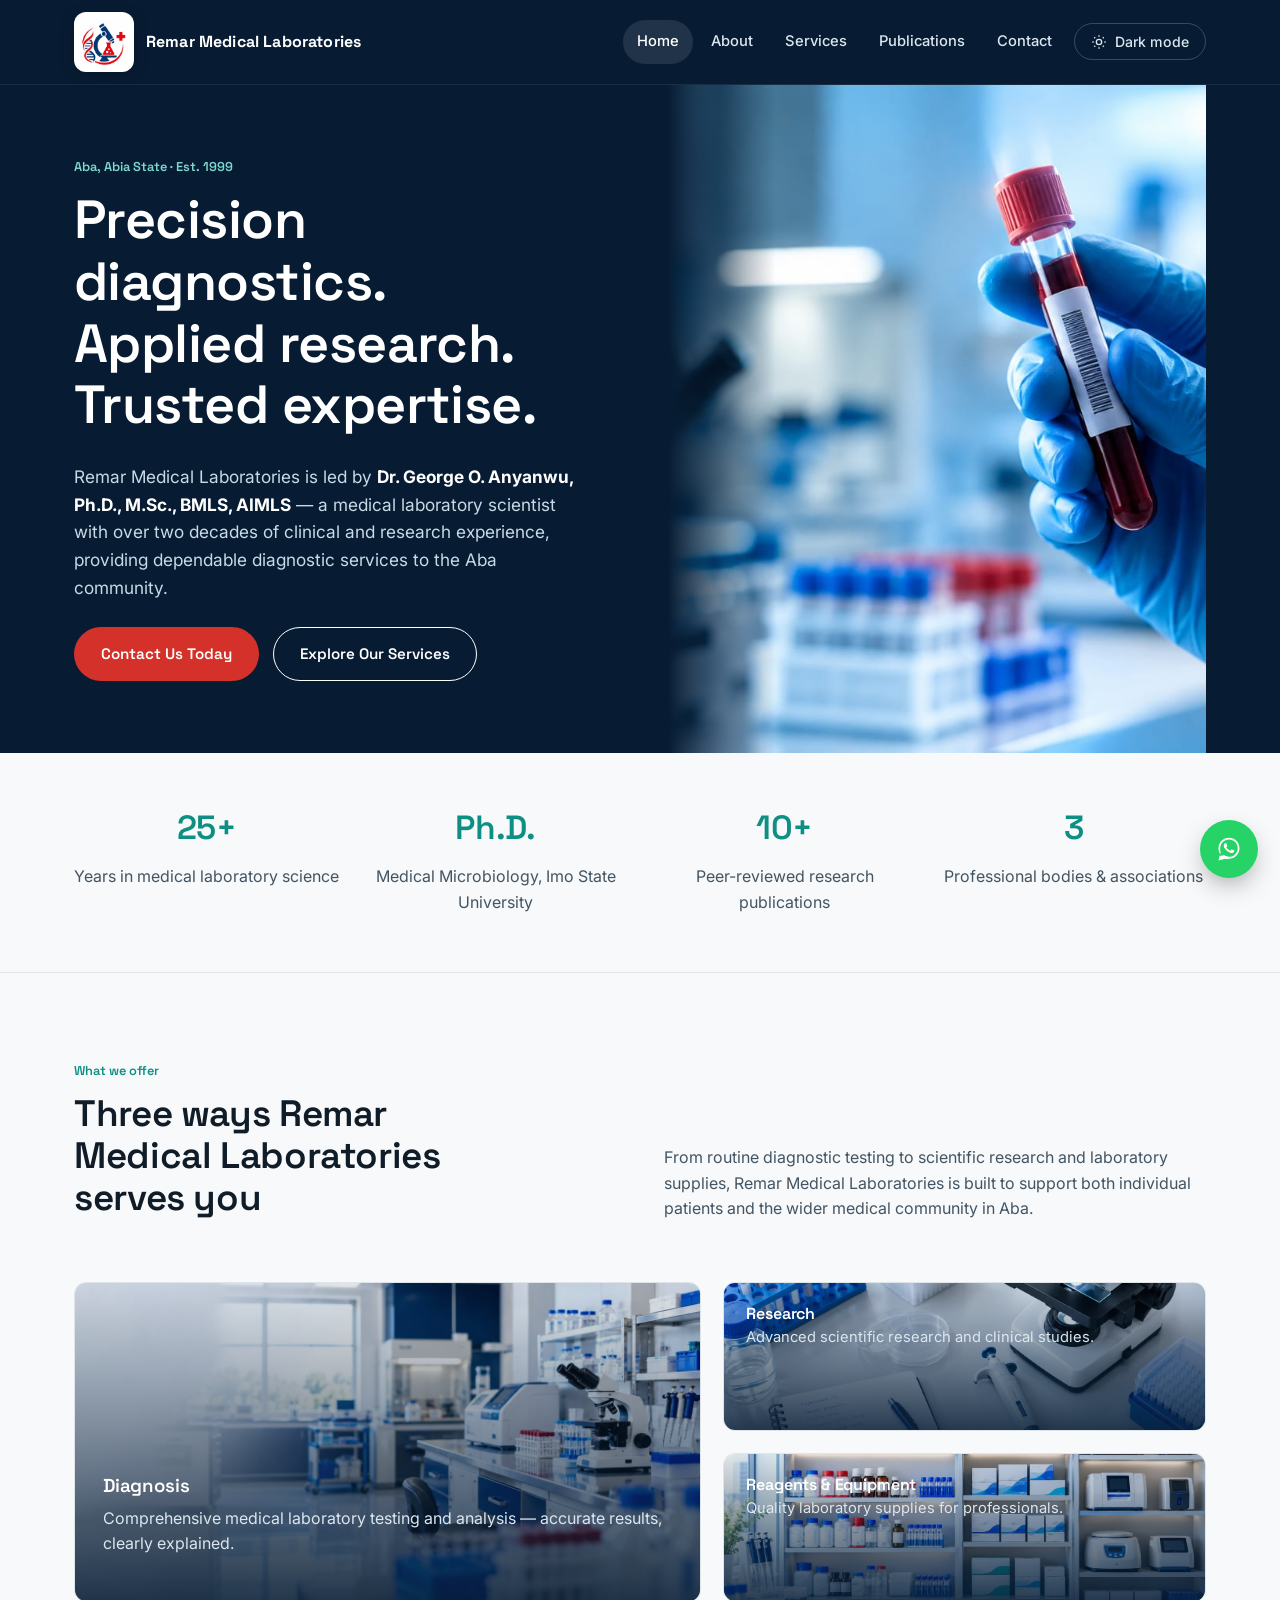
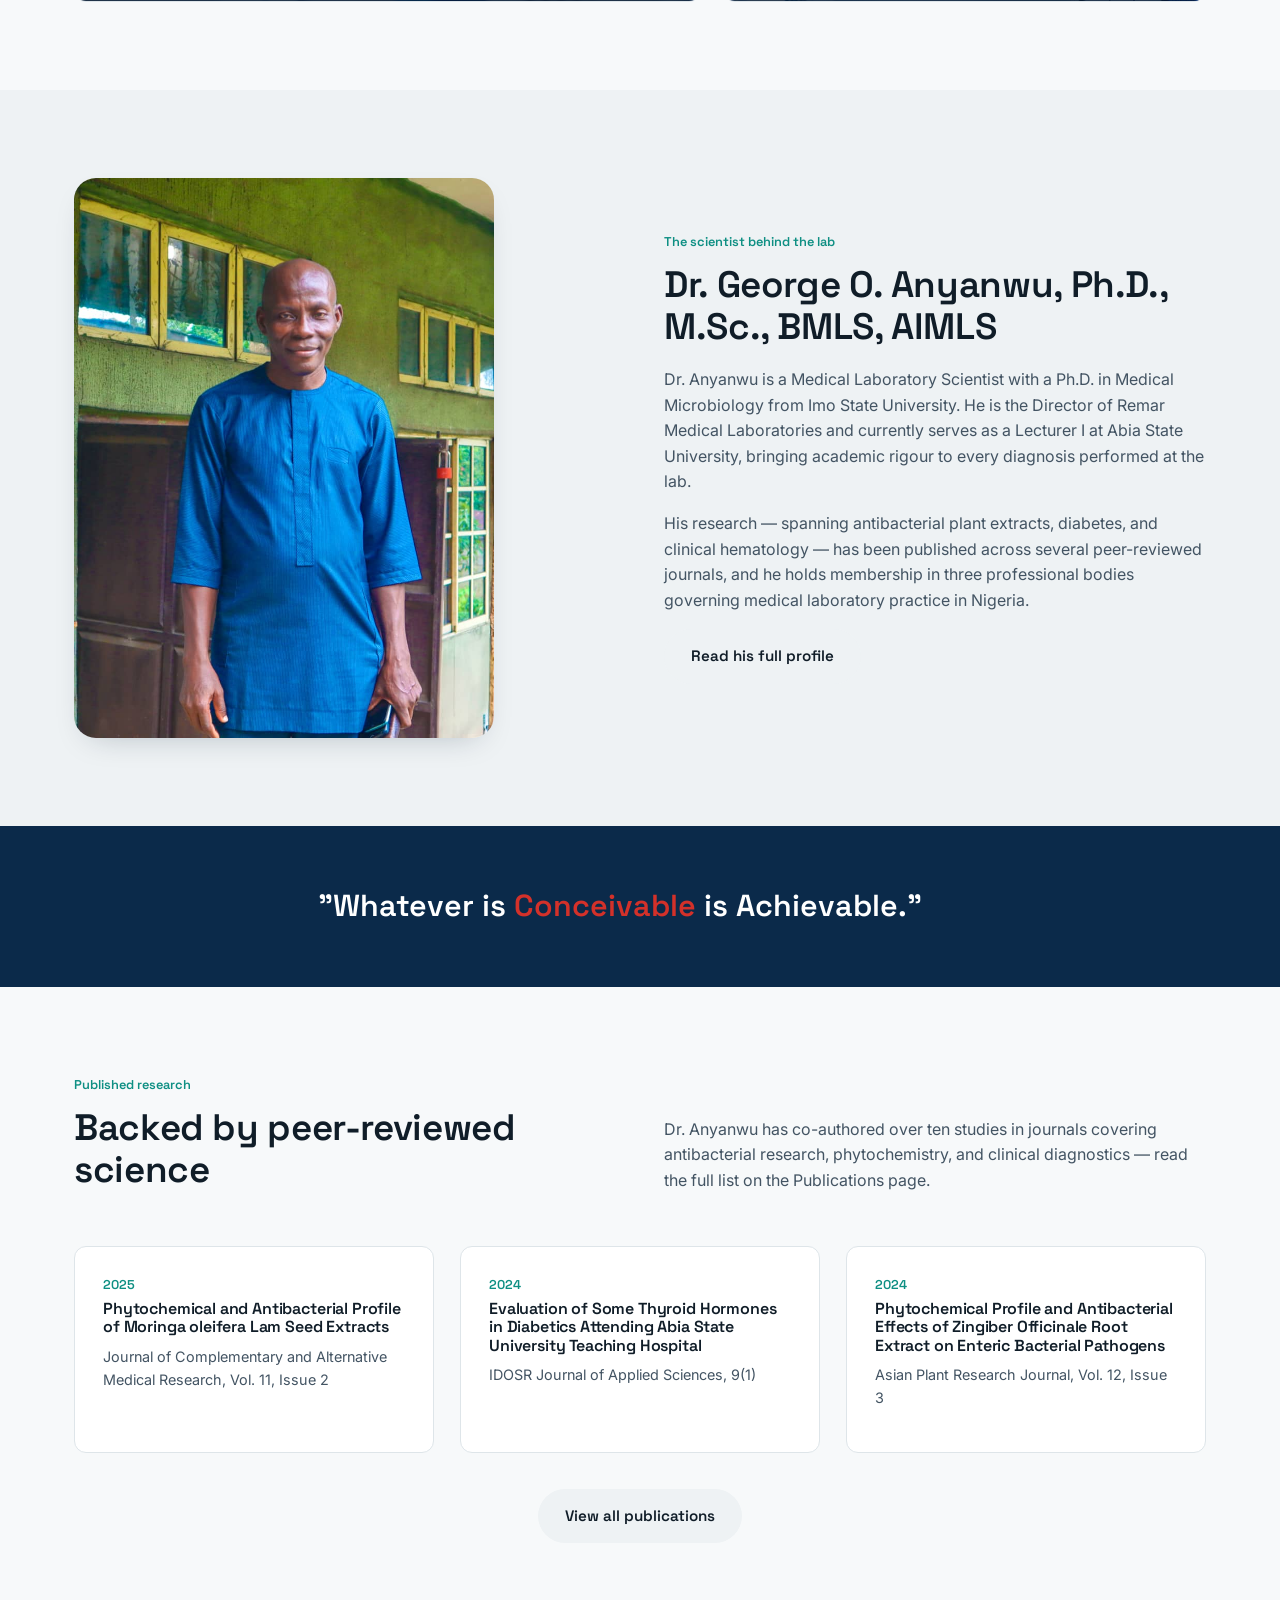
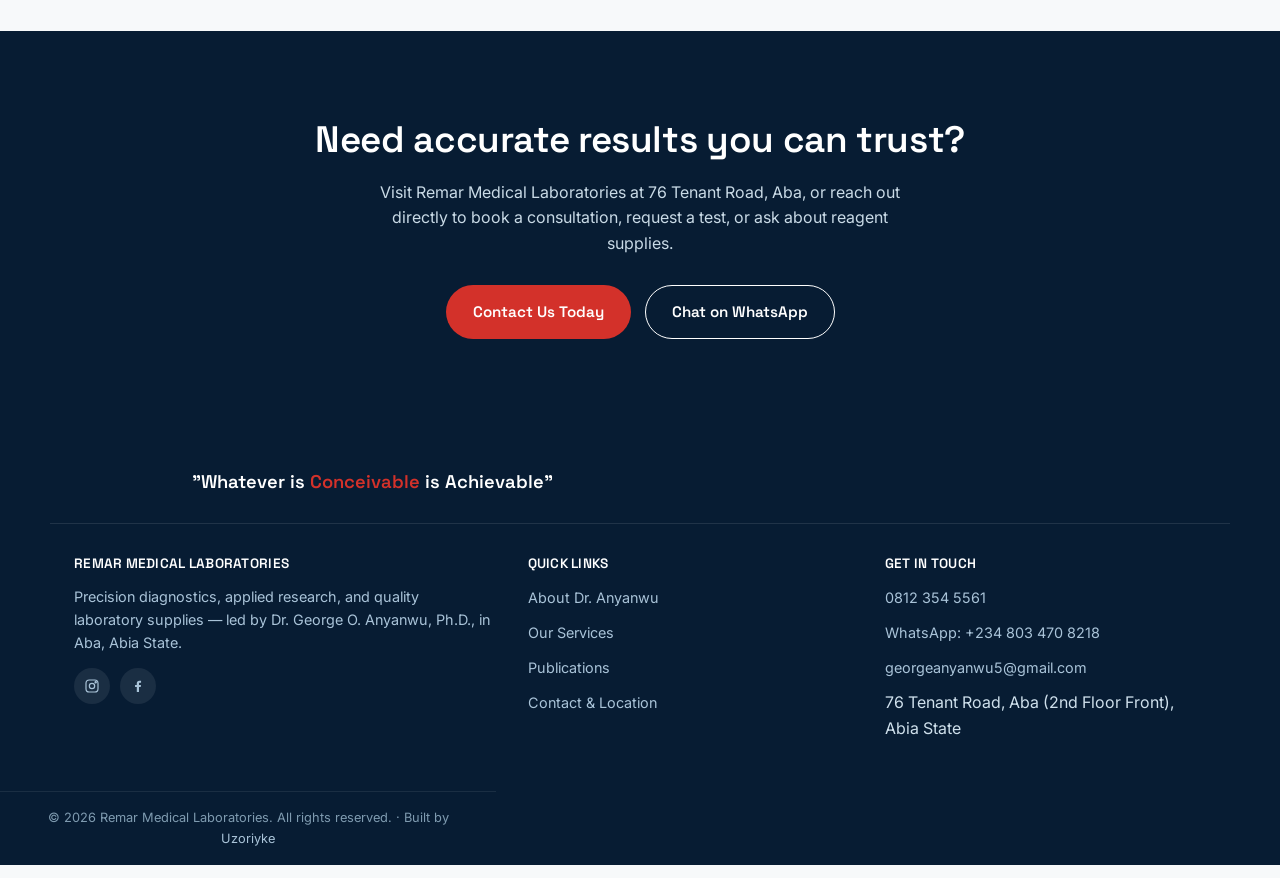
<file: index.html>
<!DOCTYPE html>
<html lang="en">
<head>
<meta charset="UTF-8">
<meta name="viewport" content="width=device-width, initial-scale=1.0">
<title>Remar Medical Laboratories | Dr. George O. Anyanwu, Ph.D. — Aba, Nigeria</title>
<meta name="description" content="Remar Medical Laboratories in Aba, Abia State — precision diagnostics, laboratory research, and reagent supply led by Dr. George O. Anyanwu, Ph.D., Medical Microbiology.">
<meta name="keywords" content="Medical Laboratory Scientist Aba, Remar Medical Laboratories, Dr. George Anyanwu, diagnostic laboratory Abia State">
<link rel="icon" href="images/logo-icon.jpg">
<link rel="stylesheet" href="css/styles.css">
</head>
<body>

<header class="site-header">
  <div class="nav">
    <a href="index.html" class="brand" aria-label="Remar Medical Laboratories — home">
      <span class="brand-mark"><img src="images/logo-icon.jpg" alt="Remar Medical Laboratories"></span>
      <span class="brand-text"><strong>Remar Medical Laboratories</strong></span>
    </a>
    <nav class="nav-links" aria-label="Primary">
      <a href="index.html">Home</a>
      <a href="about.html">About</a>
      <a href="services.html">Services</a>
      <a href="publications.html">Publications</a>
      <a href="contact.html">Contact</a>
      <button class="theme-toggle" aria-label="Toggle dark mode">
        <svg class="icon-sun" viewBox="0 0 24 24" fill="none" stroke="currentColor" stroke-width="2"><circle cx="12" cy="12" r="4"/><path d="M12 2v2M12 20v2M4.9 4.9l1.4 1.4M17.7 17.7l1.4 1.4M2 12h2M20 12h2M4.9 19.1l1.4-1.4M17.7 6.3l1.4-1.4"/></svg>
        <svg class="icon-moon" viewBox="0 0 24 24" fill="currentColor"><path d="M21 12.8A9 9 0 1111.2 3a7 7 0 009.8 9.8z"/></svg>
        <span class="toggle-label"></span>
      </button>
    </nav>
    <button class="nav-toggle" aria-label="Toggle menu" aria-expanded="false">
      <svg viewBox="0 0 24 24" fill="none" stroke="currentColor" stroke-width="2" style="width:24px;height:24px;"><path d="M4 6h16M4 12h16M4 18h16"/></svg>
    </button>
  </div>
</header>

<main>

  <!-- HERO -->
  <section style="background:var(--navy-deep);overflow:hidden;">
    <div class="wrap hero-split">
      <div class="hero-text">
        <p class="eyebrow" style="color:#7fd8cd;">Aba, Abia State · Est. 1999</p>
        <h1 style="color:#fff;font-size:clamp(2.2rem,4.2vw,3.4rem);max-width:14ch;">Precision diagnostics. Applied research. Trusted expertise.</h1>
        <p style="color:#c9dae6;font-size:1.08rem;max-width:46ch;">Remar Medical Laboratories is led by <strong style="color:#fff;">Dr. George O. Anyanwu, Ph.D., M.Sc., BMLS, AIMLS</strong> — a medical laboratory scientist with over two decades of clinical and research experience, providing dependable diagnostic services to the Aba community.</p>
        <div style="display:flex;gap:14px;flex-wrap:wrap;margin-top:8px;">
          <a href="contact.html" class="btn btn-primary">Contact Us Today</a>
          <a href="services.html" class="btn btn-outline" style="color:#fff;">Explore Our Services</a>
        </div>
      </div>
      <div class="hero-media">
        <img src="images/hero-lab.jpg" alt="Modern medical laboratory workspace">
        <div class="hero-fade"></div>
      </div>
    </div>
  </section>

  <!-- QUICK STATS -->
  <section class="section--tight" style="border-bottom:1px solid var(--border);">
    <div class="wrap stats-grid">
      <div>
        <h3 style="font-size:2.1rem;color:var(--teal);">25+</h3>
        <p style="margin:0;">Years in medical laboratory science</p>
      </div>
      <div>
        <h3 style="font-size:2.1rem;color:var(--teal);">Ph.D.</h3>
        <p style="margin:0;">Medical Microbiology, Imo State University</p>
      </div>
      <div>
        <h3 style="font-size:2.1rem;color:var(--teal);">10+</h3>
        <p style="margin:0;">Peer-reviewed research publications</p>
      </div>
      <div>
        <h3 style="font-size:2.1rem;color:var(--teal);">3</h3>
        <p style="margin:0;">Professional bodies &amp; associations</p>
      </div>
    </div>
  </section>

  <!-- SERVICES PREVIEW -->
  <section class="section">
    <div class="wrap">
      <p class="eyebrow">What we offer</p>
      <div class="grid-2" style="align-items:flex-end;margin-bottom:44px;">
        <h2 style="font-size:clamp(1.7rem,3vw,2.3rem);max-width:16ch;">Three ways Remar Medical Laboratories serves you</h2>
        <p>From routine diagnostic testing to scientific research and laboratory supplies, Remar Medical Laboratories is built to support both individual patients and the wider medical community in Aba.</p>
      </div>

      <div style="display:grid;grid-template-columns:1.3fr 1fr;gap:22px;">
        <a href="services.html#diagnosis" class="card" style="text-decoration:none;position:relative;overflow:hidden;min-height:320px;display:flex;align-items:flex-end;padding:0;">
          <img src="images/service-diagnosis.jpg" alt="Laboratory diagnostic testing" style="position:absolute;inset:0;width:100%;height:100%;object-fit:cover;">
          <div style="position:absolute;inset:0;background:linear-gradient(0deg,rgba(7,28,51,.88),rgba(7,28,51,.1));"></div>
          <div style="position:relative;padding:28px;color:#fff;">
            <h3 style="color:#fff;">Diagnosis</h3>
            <p style="color:#dbe6ef;">Comprehensive medical laboratory testing and analysis — accurate results, clearly explained.</p>
          </div>
        </a>

        <div style="display:grid;grid-template-rows:1fr 1fr;gap:22px;">
          <a href="services.html#research" class="card" style="text-decoration:none;position:relative;overflow:hidden;padding:0;">
            <img src="images/service-research.jpg" alt="Scientific research workstation" style="position:absolute;inset:0;width:100%;height:100%;object-fit:cover;">
            <div style="position:absolute;inset:0;background:linear-gradient(0deg,rgba(7,28,51,.85),rgba(7,28,51,.1));"></div>
            <div style="position:relative;padding:22px;color:#fff;">
              <h4 style="color:#fff;margin-bottom:.2em;">Research</h4>
              <p style="color:#dbe6ef;margin:0;font-size:.92rem;">Advanced scientific research and clinical studies.</p>
            </div>
          </a>
          <a href="services.html#reagents" class="card" style="text-decoration:none;position:relative;overflow:hidden;padding:0;">
            <img src="images/service-reagents.jpg" alt="Laboratory reagents and equipment" style="position:absolute;inset:0;width:100%;height:100%;object-fit:cover;">
            <div style="position:absolute;inset:0;background:linear-gradient(0deg,rgba(7,28,51,.85),rgba(7,28,51,.1));"></div>
            <div style="position:relative;padding:22px;color:#fff;">
              <h4 style="color:#fff;margin-bottom:.2em;">Reagents &amp; Equipment</h4>
              <p style="color:#dbe6ef;margin:0;font-size:.92rem;">Quality laboratory supplies for professionals.</p>
            </div>
          </a>
        </div>
      </div>
    </div>
  </section>

  <!-- ABOUT PREVIEW -->
  <section class="section section--alt">
    <div class="wrap grid-2">
      <div>
        <img src="images/dr-anyanwu.jpg" alt="Dr. George O. Anyanwu, Director of Remar Medical Laboratories" style="border-radius:var(--radius-l);width:100%;max-width:420px;object-fit:cover;aspect-ratio:3/4;box-shadow:var(--shadow);">
      </div>
      <div>
        <p class="eyebrow">The scientist behind the lab</p>
        <h2 style="font-size:clamp(1.7rem,3vw,2.3rem);">Dr. George O. Anyanwu, Ph.D., M.Sc., BMLS, AIMLS</h2>
        <p>Dr. Anyanwu is a Medical Laboratory Scientist with a Ph.D. in Medical Microbiology from Imo State University. He is the Director of Remar Medical Laboratories and currently serves as a Lecturer I at Abia State University, bringing academic rigour to every diagnosis performed at the lab.</p>
        <p>His research — spanning antibacterial plant extracts, diabetes, and clinical hematology — has been published across several peer-reviewed journals, and he holds membership in three professional bodies governing medical laboratory practice in Nigeria.</p>
        <a href="about.html" class="btn btn-ghost">Read his full profile</a>
      </div>
    </div>
  </section>

  <!-- MOTTO BAND -->
  <section style="background:var(--navy);padding:56px 0;text-align:center;">
    <p style="color:#fff;font-family:var(--font-head);font-size:clamp(1.3rem,2.6vw,1.9rem);font-weight:600;margin:0;">
      "Whatever is <span style="color:var(--red);">Conceivable</span> is Achievable."
    </p>
  </section>

  <!-- PUBLICATIONS PREVIEW -->
  <section class="section">
    <div class="wrap">
      <div class="grid-2" style="align-items:flex-end;margin-bottom:36px;">
        <div>
          <p class="eyebrow">Published research</p>
          <h2 style="font-size:clamp(1.7rem,3vw,2.3rem);">Backed by peer-reviewed science</h2>
        </div>
        <p>Dr. Anyanwu has co-authored over ten studies in journals covering antibacterial research, phytochemistry, and clinical diagnostics — read the full list on the Publications page.</p>
      </div>
      <div class="grid-3">
        <div class="card">
          <p class="eyebrow" style="margin-bottom:.4em;">2025</p>
          <h4>Phytochemical and Antibacterial Profile of Moringa oleifera Lam Seed Extracts</h4>
          <p style="font-size:.9rem;">Journal of Complementary and Alternative Medical Research, Vol. 11, Issue 2</p>
        </div>
        <div class="card">
          <p class="eyebrow" style="margin-bottom:.4em;">2024</p>
          <h4>Evaluation of Some Thyroid Hormones in Diabetics Attending Abia State University Teaching Hospital</h4>
          <p style="font-size:.9rem;">IDOSR Journal of Applied Sciences, 9(1)</p>
        </div>
        <div class="card">
          <p class="eyebrow" style="margin-bottom:.4em;">2024</p>
          <h4>Phytochemical Profile and Antibacterial Effects of Zingiber Officinale Root Extract on Enteric Bacterial Pathogens</h4>
          <p style="font-size:.9rem;">Asian Plant Research Journal, Vol. 12, Issue 3</p>
        </div>
      </div>
      <div style="text-align:center;margin-top:36px;">
        <a href="publications.html" class="btn btn-ghost">View all publications</a>
      </div>
    </div>
  </section>

  <!-- FINAL CTA -->
  <section class="section" style="background:var(--navy-deep);">
    <div class="wrap" style="text-align:center;">
      <h2 style="color:#fff;font-size:clamp(1.7rem,3vw,2.3rem);">Need accurate results you can trust?</h2>
      <p style="color:#c9dae6;max-width:52ch;margin:0 auto 28px;">Visit Remar Medical Laboratories at 76 Tenant Road, Aba, or reach out directly to book a consultation, request a test, or ask about reagent supplies.</p>
      <div style="display:flex;gap:14px;justify-content:center;flex-wrap:wrap;">
        <a href="contact.html" class="btn btn-primary">Contact Us Today</a>
        <a href="https://wa.me/2348034708218" target="_blank" rel="noopener" class="btn btn-outline" style="color:#fff;">Chat on WhatsApp</a>
      </div>
    </div>
  </section>

</main>

<footer class="site-footer">
  <p class="footer-motto">"Whatever is <span>Conceivable</span> is Achievable"</p>
  <div class="footer-grid">
    <div>
      <h4>REMAR MEDICAL LABORATORIES</h4>
      <p>Precision diagnostics, applied research, and quality laboratory supplies — led by Dr. George O. Anyanwu, Ph.D., in Aba, Abia State.</p>
      <div class="footer-social">
        <a href="https://www.instagram.com/george.anyanwu.336" target="_blank" rel="noopener" aria-label="Instagram">
          <svg viewBox="0 0 24 24" fill="none" stroke="currentColor" stroke-width="1.8"><rect x="3" y="3" width="18" height="18" rx="5"/><circle cx="12" cy="12" r="4"/><circle cx="17.5" cy="6.5" r="1"/></svg>
        </a>
        <a href="https://www.facebook.com/share/1DcsQZ3HJG/" target="_blank" rel="noopener" aria-label="Facebook">
          <svg viewBox="0 0 24 24" fill="currentColor"><path d="M13.5 21v-7.6h2.6l.4-3h-3V8.4c0-.87.24-1.46 1.5-1.46h1.6V4.2C15.9 4.1 15 4 13.9 4c-2.2 0-3.7 1.34-3.7 3.8v2.6H7.6v3h2.6V21h3.3z"/></svg>
        </a>
      </div>
    </div>
    <div>
      <h4>QUICK LINKS</h4>
      <ul>
        <li><a href="about.html">About Dr. Anyanwu</a></li>
        <li><a href="services.html">Our Services</a></li>
        <li><a href="publications.html">Publications</a></li>
        <li><a href="contact.html">Contact &amp; Location</a></li>
      </ul>
    </div>
    <div>
      <h4>GET IN TOUCH</h4>
      <ul>
        <li><a href="tel:+2348123545561">0812 354 5561</a></li>
        <li><a href="https://wa.me/2348034708218" target="_blank" rel="noopener">WhatsApp: +234 803 470 8218</a></li>
        <li><a href="mailto:georgeanyanwu5@gmail.com">georgeanyanwu5@gmail.com</a></li>
        <li>76 Tenant Road, Aba (2nd Floor Front), Abia State</li>
      </ul>
    </div>
  </div>
  <p class="footer-bottom">© <span data-current-year></span> Remar Medical Laboratories. All rights reserved. · Built by <a href="https://github.com/Uzoriyke" target="_blank" rel="noopener" style="color:#a9c3d8;">Uzoriyke</a></p>
</footer>

<a class="wa-float" href="https://wa.me/2348034708218" target="_blank" rel="noopener" aria-label="Chat on WhatsApp">
  <svg viewBox="0 0 32 32"><path d="M16.02 3C9.4 3 4 8.36 4 15c0 2.32.66 4.48 1.8 6.32L4 29l7.86-1.76A11.9 11.9 0 0016 27c6.62 0 12-5.36 12-12S22.64 3 16.02 3zm0 21.8c-2.02 0-3.9-.56-5.5-1.54l-.4-.24-4.66 1.04 1.06-4.54-.26-.42A9.7 9.7 0 016 15c0-5.5 4.5-9.98 10.02-9.98 5.5 0 9.98 4.48 9.98 9.98s-4.48 9.8-9.98 9.8zm5.46-7.36c-.3-.15-1.76-.87-2.03-.97-.27-.1-.47-.15-.67.15-.2.3-.77.97-.94 1.17-.17.2-.35.22-.65.07-.3-.15-1.26-.46-2.4-1.47-.89-.79-1.49-1.77-1.66-2.07-.17-.3-.02-.46.13-.61.14-.14.3-.35.45-.52.15-.17.2-.3.3-.5.1-.2.05-.37-.02-.52-.07-.15-.67-1.62-.92-2.22-.24-.58-.49-.5-.67-.51h-.57c-.2 0-.52.07-.79.37-.27.3-1.04 1.02-1.04 2.48 0 1.46 1.07 2.87 1.22 3.07.15.2 2.1 3.2 5.08 4.49.71.31 1.26.49 1.69.63.71.23 1.36.2 1.87.12.57-.09 1.76-.72 2-1.42.25-.7.25-1.3.17-1.42-.07-.13-.27-.2-.57-.35z"/></svg>
</a>

<script src="js/main.js"></script>
</body>
</html>
</file>
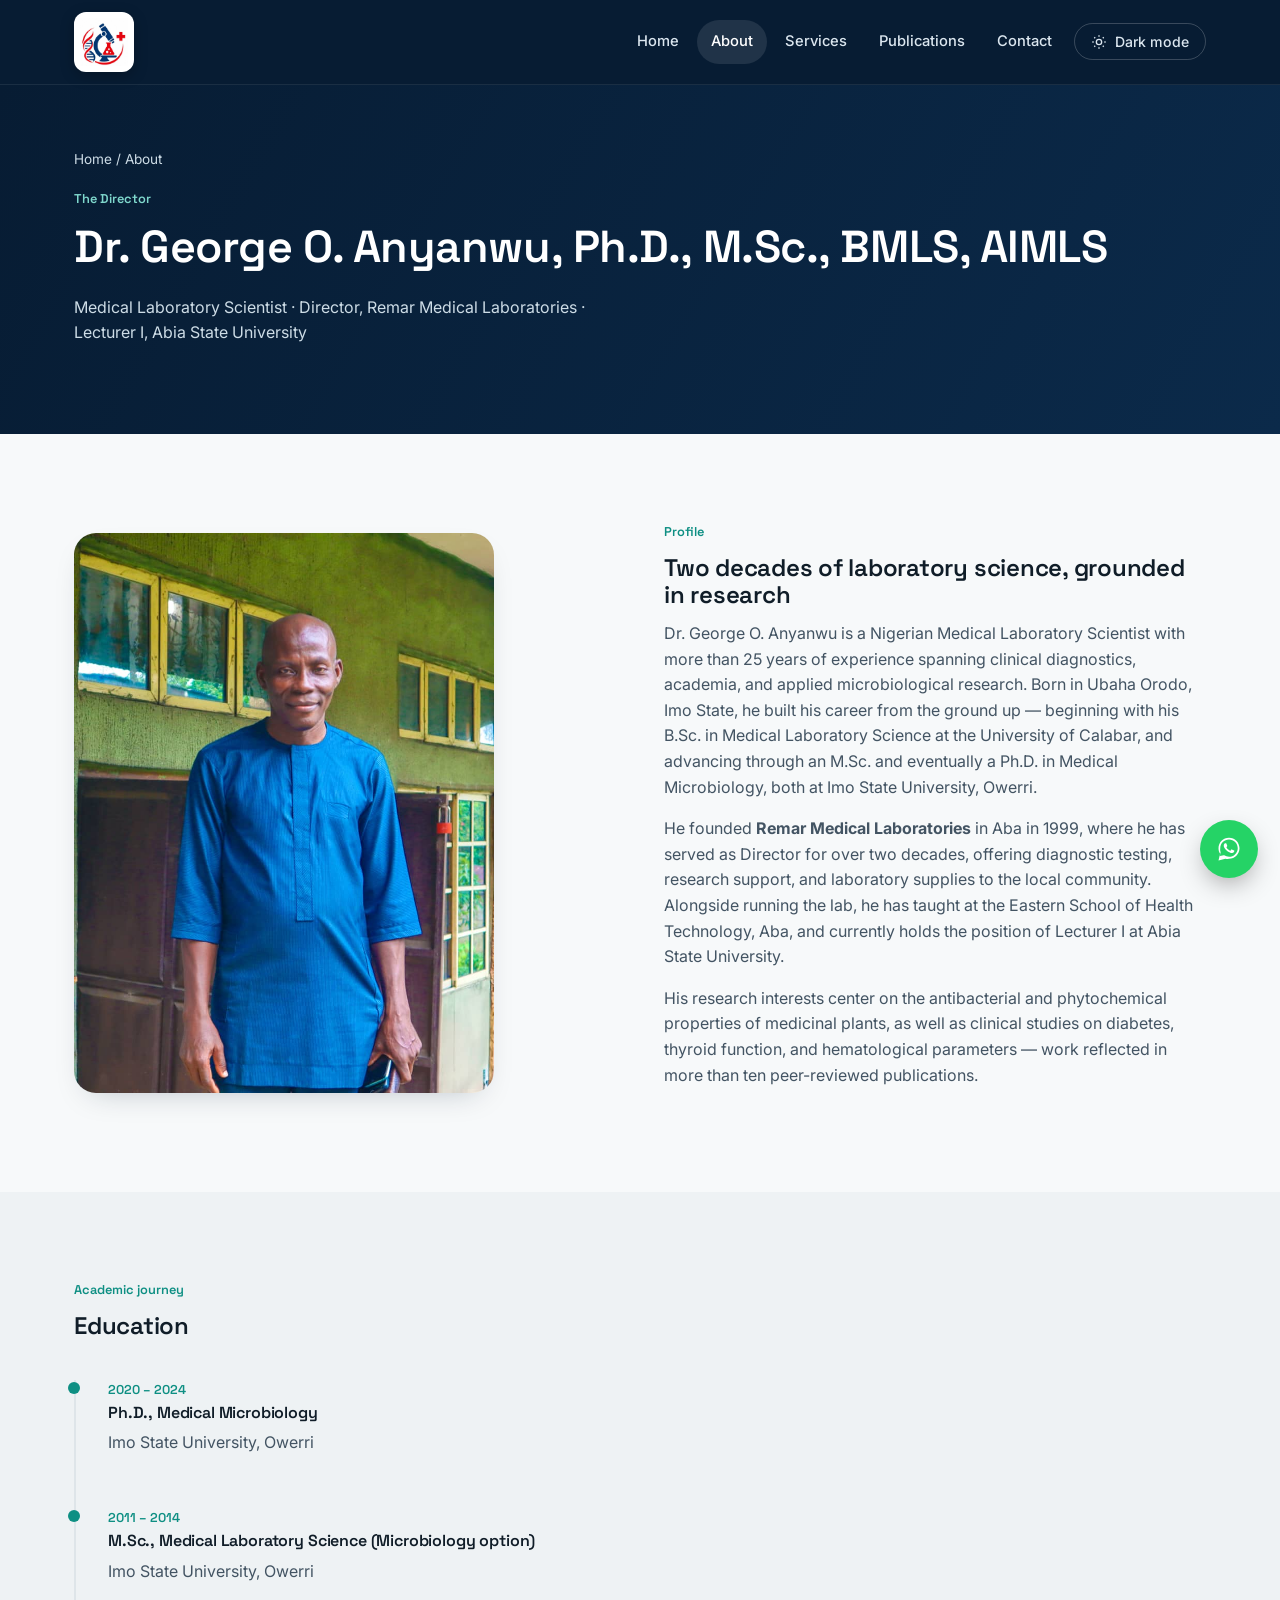
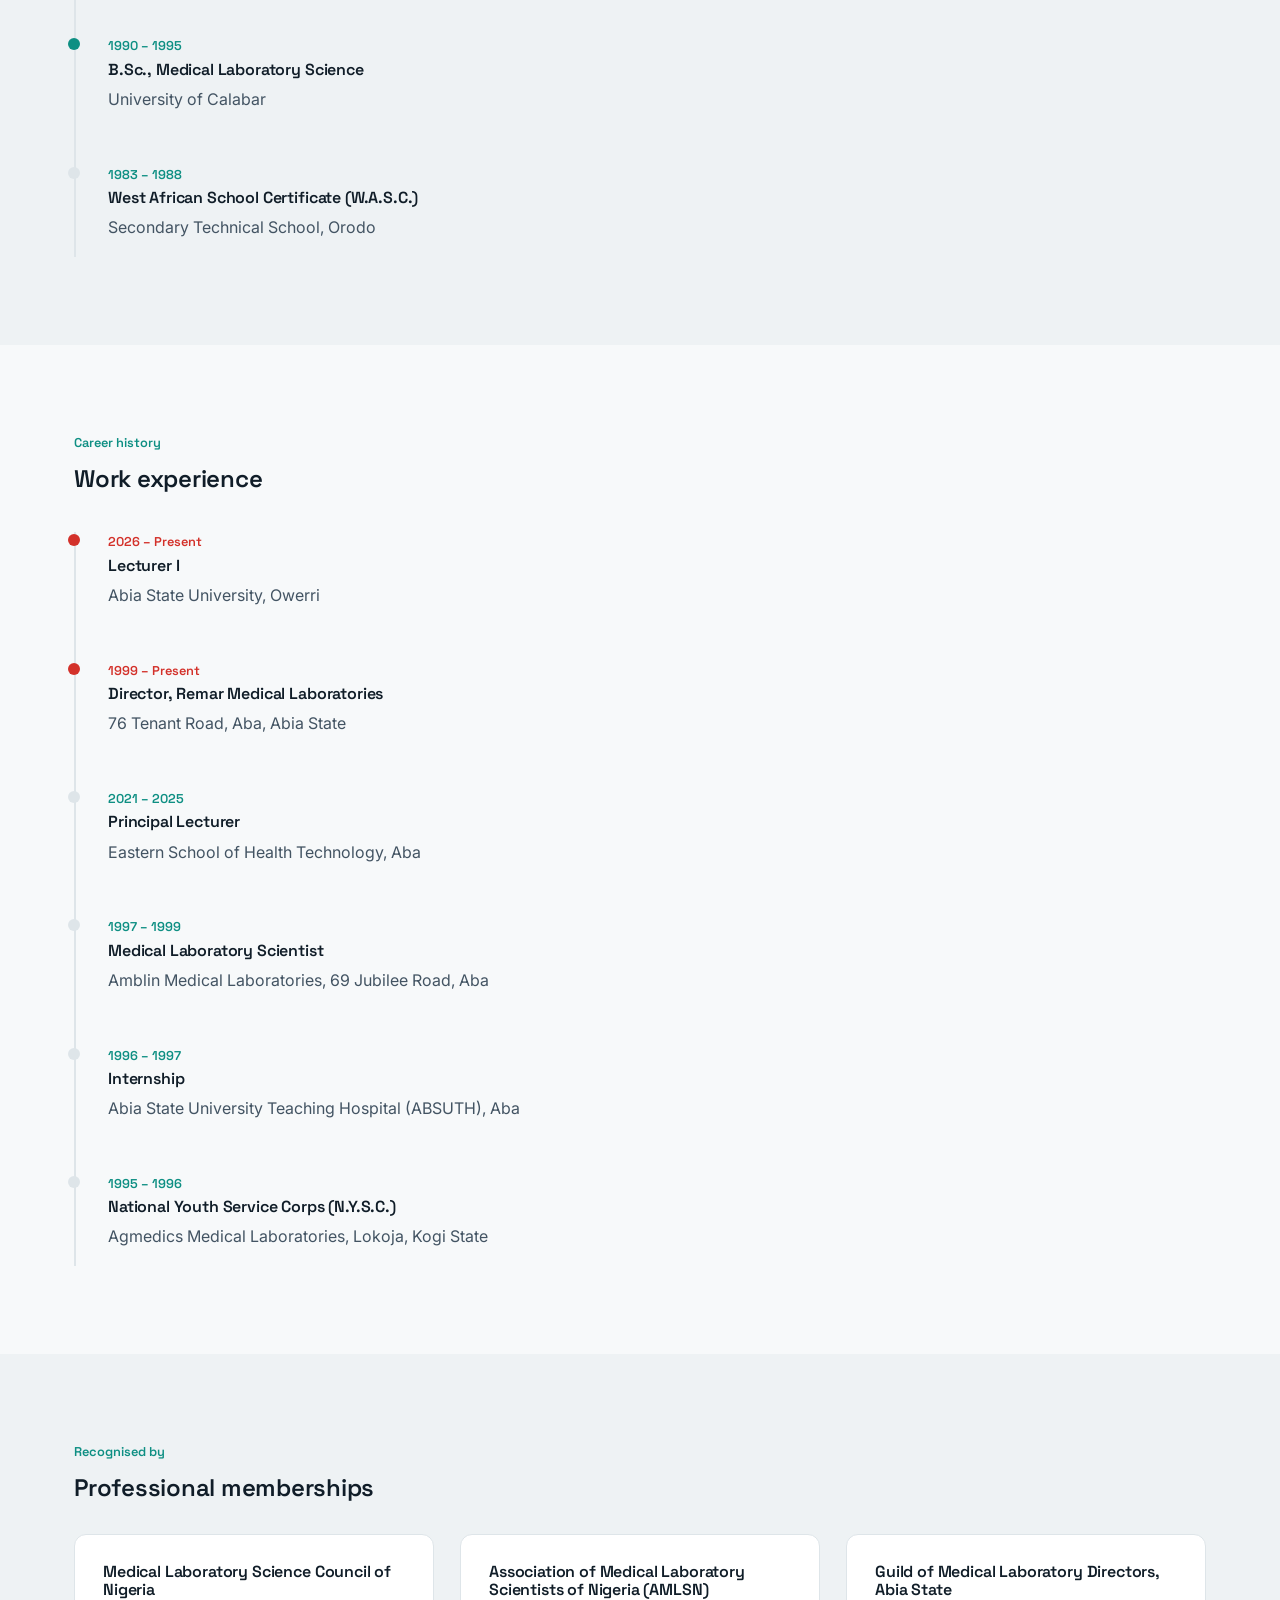
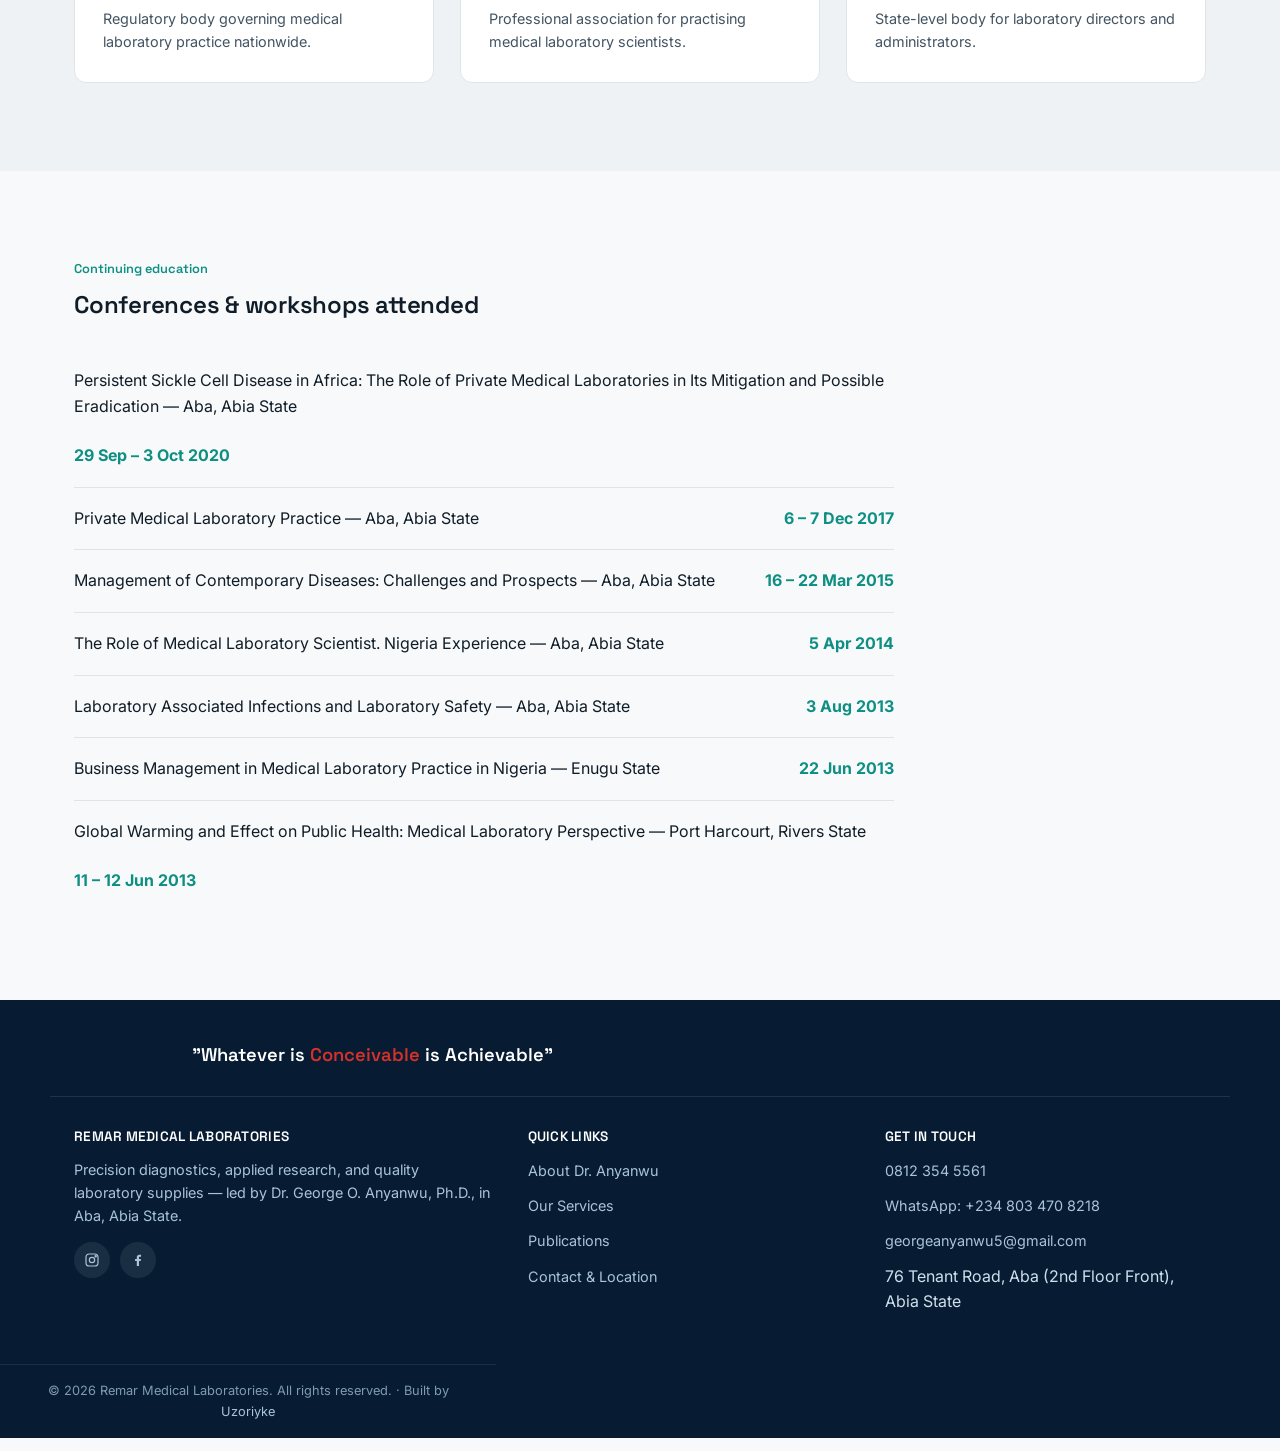
<file: about.html>
<!DOCTYPE html>
<html lang="en">
<head>
<meta charset="UTF-8">
<meta name="viewport" content="width=device-width, initial-scale=1.0">
<title>About Dr. George O. Anyanwu | Remar Medical Laboratories</title>
<meta name="description" content="Meet Dr. George O. Anyanwu, Ph.D. in Medical Microbiology, Director of Remar Medical Laboratories and Lecturer I at Abia State University.">
<link rel="icon" href="images/logo-icon.jpg">
<link rel="stylesheet" href="css/styles.css">
</head>
<body>

<header class="site-header">
  <div class="nav">
    <a href="index.html" class="brand" aria-label="Remar Medical Laboratories — home">
      <span class="brand-mark"><img src="images/logo-icon.jpg" alt="Remar Medical Laboratories"></span>
    </a>
    <nav class="nav-links" aria-label="Primary">
      <a href="index.html">Home</a>
      <a href="about.html">About</a>
      <a href="services.html">Services</a>
      <a href="publications.html">Publications</a>
      <a href="contact.html">Contact</a>
      <button class="theme-toggle" aria-label="Toggle dark mode">
        <svg class="icon-sun" viewBox="0 0 24 24" fill="none" stroke="currentColor" stroke-width="2"><circle cx="12" cy="12" r="4"/><path d="M12 2v2M12 20v2M4.9 4.9l1.4 1.4M17.7 17.7l1.4 1.4M2 12h2M20 12h2M4.9 19.1l1.4-1.4M17.7 6.3l1.4-1.4"/></svg>
        <svg class="icon-moon" viewBox="0 0 24 24" fill="currentColor"><path d="M21 12.8A9 9 0 1111.2 3a7 7 0 009.8 9.8z"/></svg>
        <span class="toggle-label"></span>
      </button>
    </nav>
    <button class="nav-toggle" aria-label="Toggle menu" aria-expanded="false">
      <svg viewBox="0 0 24 24" fill="none" stroke="currentColor" stroke-width="2" style="width:24px;height:24px;"><path d="M4 6h16M4 12h16M4 18h16"/></svg>
    </button>
  </div>
</header>

<main>

  <section class="page-hero">
    <div class="wrap">
      <p class="breadcrumb"><a href="index.html">Home</a> / About</p>
      <p class="eyebrow">The Director</p>
      <h1>Dr. George O. Anyanwu, Ph.D., M.Sc., BMLS, AIMLS</h1>
      <p>Medical Laboratory Scientist · Director, Remar Medical Laboratories · Lecturer I, Abia State University</p>
    </div>
  </section>

  <section class="section">
    <div class="wrap grid-2">
      <div>
        <img src="images/dr-anyanwu.jpg" alt="Dr. George O. Anyanwu" style="border-radius:var(--radius-l);width:100%;max-width:420px;object-fit:cover;aspect-ratio:3/4;box-shadow:var(--shadow);">
      </div>
      <div>
        <p class="eyebrow">Profile</p>
        <h2>Two decades of laboratory science, grounded in research</h2>
        <p>Dr. George O. Anyanwu is a Nigerian Medical Laboratory Scientist with more than 25 years of experience spanning clinical diagnostics, academia, and applied microbiological research. Born in Ubaha Orodo, Imo State, he built his career from the ground up — beginning with his B.Sc. in Medical Laboratory Science at the University of Calabar, and advancing through an M.Sc. and eventually a Ph.D. in Medical Microbiology, both at Imo State University, Owerri.</p>
        <p>He founded <strong>Remar Medical Laboratories</strong> in Aba in 1999, where he has served as Director for over two decades, offering diagnostic testing, research support, and laboratory supplies to the local community. Alongside running the lab, he has taught at the Eastern School of Health Technology, Aba, and currently holds the position of Lecturer I at Abia State University.</p>
        <p>His research interests center on the antibacterial and phytochemical properties of medicinal plants, as well as clinical studies on diabetes, thyroid function, and hematological parameters — work reflected in more than ten peer-reviewed publications.</p>
      </div>
    </div>
  </section>

  <!-- EDUCATION TIMELINE -->
  <section class="section section--alt">
    <div class="wrap">
      <p class="eyebrow">Academic journey</p>
      <h2 style="margin-bottom:40px;">Education</h2>
      <div style="border-left:2px solid var(--border);padding-left:32px;display:flex;flex-direction:column;gap:36px;max-width:760px;">

        <div style="position:relative;">
          <span style="position:absolute;left:-40px;top:2px;width:12px;height:12px;border-radius:50%;background:var(--teal);"></span>
          <p class="eyebrow" style="margin-bottom:.3em;">2020 – 2024</p>
          <h4>Ph.D., Medical Microbiology</h4>
          <p>Imo State University, Owerri</p>
        </div>

        <div style="position:relative;">
          <span style="position:absolute;left:-40px;top:2px;width:12px;height:12px;border-radius:50%;background:var(--teal);"></span>
          <p class="eyebrow" style="margin-bottom:.3em;">2011 – 2014</p>
          <h4>M.Sc., Medical Laboratory Science (Microbiology option)</h4>
          <p>Imo State University, Owerri</p>
        </div>

        <div style="position:relative;">
          <span style="position:absolute;left:-40px;top:2px;width:12px;height:12px;border-radius:50%;background:var(--teal);"></span>
          <p class="eyebrow" style="margin-bottom:.3em;">1990 – 1995</p>
          <h4>B.Sc., Medical Laboratory Science</h4>
          <p>University of Calabar</p>
        </div>

        <div style="position:relative;">
          <span style="position:absolute;left:-40px;top:2px;width:12px;height:12px;border-radius:50%;background:var(--border);"></span>
          <p class="eyebrow" style="margin-bottom:.3em;">1983 – 1988</p>
          <h4>West African School Certificate (W.A.S.C.)</h4>
          <p>Secondary Technical School, Orodo</p>
        </div>

      </div>
    </div>
  </section>

  <!-- WORK EXPERIENCE TIMELINE -->
  <section class="section">
    <div class="wrap">
      <p class="eyebrow">Career history</p>
      <h2 style="margin-bottom:40px;">Work experience</h2>
      <div style="border-left:2px solid var(--border);padding-left:32px;display:flex;flex-direction:column;gap:36px;max-width:760px;">

        <div style="position:relative;">
          <span style="position:absolute;left:-40px;top:2px;width:12px;height:12px;border-radius:50%;background:var(--red);"></span>
          <p class="eyebrow" style="margin-bottom:.3em;color:var(--red);">2026 – Present</p>
          <h4>Lecturer I</h4>
          <p>Abia State University, Owerri</p>
        </div>

        <div style="position:relative;">
          <span style="position:absolute;left:-40px;top:2px;width:12px;height:12px;border-radius:50%;background:var(--red);"></span>
          <p class="eyebrow" style="margin-bottom:.3em;color:var(--red);">1999 – Present</p>
          <h4>Director, Remar Medical Laboratories</h4>
          <p>76 Tenant Road, Aba, Abia State</p>
        </div>

        <div style="position:relative;">
          <span style="position:absolute;left:-40px;top:2px;width:12px;height:12px;border-radius:50%;background:var(--border);"></span>
          <p class="eyebrow" style="margin-bottom:.3em;">2021 – 2025</p>
          <h4>Principal Lecturer</h4>
          <p>Eastern School of Health Technology, Aba</p>
        </div>

        <div style="position:relative;">
          <span style="position:absolute;left:-40px;top:2px;width:12px;height:12px;border-radius:50%;background:var(--border);"></span>
          <p class="eyebrow" style="margin-bottom:.3em;">1997 – 1999</p>
          <h4>Medical Laboratory Scientist</h4>
          <p>Amblin Medical Laboratories, 69 Jubilee Road, Aba</p>
        </div>

        <div style="position:relative;">
          <span style="position:absolute;left:-40px;top:2px;width:12px;height:12px;border-radius:50%;background:var(--border);"></span>
          <p class="eyebrow" style="margin-bottom:.3em;">1996 – 1997</p>
          <h4>Internship</h4>
          <p>Abia State University Teaching Hospital (ABSUTH), Aba</p>
        </div>

        <div style="position:relative;">
          <span style="position:absolute;left:-40px;top:2px;width:12px;height:12px;border-radius:50%;background:var(--border);"></span>
          <p class="eyebrow" style="margin-bottom:.3em;">1995 – 1996</p>
          <h4>National Youth Service Corps (N.Y.S.C.)</h4>
          <p>Agmedics Medical Laboratories, Lokoja, Kogi State</p>
        </div>

      </div>
    </div>
  </section>

  <!-- MEMBERSHIPS -->
  <section class="section section--alt">
    <div class="wrap">
      <p class="eyebrow">Recognised by</p>
      <h2 style="margin-bottom:32px;">Professional memberships</h2>
      <div class="grid-3">
        <div class="card">
          <h4>Medical Laboratory Science Council of Nigeria</h4>
          <p style="margin:0;font-size:.9rem;">Regulatory body governing medical laboratory practice nationwide.</p>
        </div>
        <div class="card">
          <h4>Association of Medical Laboratory Scientists of Nigeria (AMLSN)</h4>
          <p style="margin:0;font-size:.9rem;">Professional association for practising medical laboratory scientists.</p>
        </div>
        <div class="card">
          <h4>Guild of Medical Laboratory Directors, Abia State</h4>
          <p style="margin:0;font-size:.9rem;">State-level body for laboratory directors and administrators.</p>
        </div>
      </div>
    </div>
  </section>

  <!-- CONFERENCES -->
  <section class="section">
    <div class="wrap">
      <p class="eyebrow">Continuing education</p>
      <h2 style="margin-bottom:32px;">Conferences &amp; workshops attended</h2>
      <ul style="display:flex;flex-direction:column;gap:0;max-width:820px;">
        <li style="display:flex;justify-content:space-between;gap:24px;padding:18px 0;border-bottom:1px solid var(--border);flex-wrap:wrap;">
          <span>Persistent Sickle Cell Disease in Africa: The Role of Private Medical Laboratories in Its Mitigation and Possible Eradication — Aba, Abia State</span>
          <strong style="white-space:nowrap;color:var(--teal);">29 Sep – 3 Oct 2020</strong>
        </li>
        <li style="display:flex;justify-content:space-between;gap:24px;padding:18px 0;border-bottom:1px solid var(--border);flex-wrap:wrap;">
          <span>Private Medical Laboratory Practice — Aba, Abia State</span>
          <strong style="white-space:nowrap;color:var(--teal);">6 – 7 Dec 2017</strong>
        </li>
        <li style="display:flex;justify-content:space-between;gap:24px;padding:18px 0;border-bottom:1px solid var(--border);flex-wrap:wrap;">
          <span>Management of Contemporary Diseases: Challenges and Prospects — Aba, Abia State</span>
          <strong style="white-space:nowrap;color:var(--teal);">16 – 22 Mar 2015</strong>
        </li>
        <li style="display:flex;justify-content:space-between;gap:24px;padding:18px 0;border-bottom:1px solid var(--border);flex-wrap:wrap;">
          <span>The Role of Medical Laboratory Scientist. Nigeria Experience — Aba, Abia State</span>
          <strong style="white-space:nowrap;color:var(--teal);">5 Apr 2014</strong>
        </li>
        <li style="display:flex;justify-content:space-between;gap:24px;padding:18px 0;border-bottom:1px solid var(--border);flex-wrap:wrap;">
          <span>Laboratory Associated Infections and Laboratory Safety — Aba, Abia State</span>
          <strong style="white-space:nowrap;color:var(--teal);">3 Aug 2013</strong>
        </li>
        <li style="display:flex;justify-content:space-between;gap:24px;padding:18px 0;border-bottom:1px solid var(--border);flex-wrap:wrap;">
          <span>Business Management in Medical Laboratory Practice in Nigeria — Enugu State</span>
          <strong style="white-space:nowrap;color:var(--teal);">22 Jun 2013</strong>
        </li>
        <li style="display:flex;justify-content:space-between;gap:24px;padding:18px 0;flex-wrap:wrap;">
          <span>Global Warming and Effect on Public Health: Medical Laboratory Perspective — Port Harcourt, Rivers State</span>
          <strong style="white-space:nowrap;color:var(--teal);">11 – 12 Jun 2013</strong>
        </li>
      </ul>
    </div>
  </section>

</main>

<footer class="site-footer">
  <p class="footer-motto">"Whatever is <span>Conceivable</span> is Achievable"</p>
  <div class="footer-grid">
    <div>
      <h4>REMAR MEDICAL LABORATORIES</h4>
      <p>Precision diagnostics, applied research, and quality laboratory supplies — led by Dr. George O. Anyanwu, Ph.D., in Aba, Abia State.</p>
      <div class="footer-social">
        <a href="https://www.instagram.com/george.anyanwu.336" target="_blank" rel="noopener" aria-label="Instagram">
          <svg viewBox="0 0 24 24" fill="none" stroke="currentColor" stroke-width="1.8"><rect x="3" y="3" width="18" height="18" rx="5"/><circle cx="12" cy="12" r="4"/><circle cx="17.5" cy="6.5" r="1"/></svg>
        </a>
        <a href="https://www.facebook.com/share/1DcsQZ3HJG/" target="_blank" rel="noopener" aria-label="Facebook">
          <svg viewBox="0 0 24 24" fill="currentColor"><path d="M13.5 21v-7.6h2.6l.4-3h-3V8.4c0-.87.24-1.46 1.5-1.46h1.6V4.2C15.9 4.1 15 4 13.9 4c-2.2 0-3.7 1.34-3.7 3.8v2.6H7.6v3h2.6V21h3.3z"/></svg>
        </a>
      </div>
    </div>
    <div>
      <h4>QUICK LINKS</h4>
      <ul>
        <li><a href="about.html">About Dr. Anyanwu</a></li>
        <li><a href="services.html">Our Services</a></li>
        <li><a href="publications.html">Publications</a></li>
        <li><a href="contact.html">Contact &amp; Location</a></li>
      </ul>
    </div>
    <div>
      <h4>GET IN TOUCH</h4>
      <ul>
        <li><a href="tel:+2348123545561">0812 354 5561</a></li>
        <li><a href="https://wa.me/2348034708218" target="_blank" rel="noopener">WhatsApp: +234 803 470 8218</a></li>
        <li><a href="mailto:georgeanyanwu5@gmail.com">georgeanyanwu5@gmail.com</a></li>
        <li>76 Tenant Road, Aba (2nd Floor Front), Abia State</li>
      </ul>
    </div>
  </div>
  <p class="footer-bottom">© <span data-current-year></span> Remar Medical Laboratories. All rights reserved. · Built by <a href="https://github.com/Uzoriyke" target="_blank" rel="noopener" style="color:#a9c3d8;">Uzoriyke</a></p>
</footer>

<a class="wa-float" href="https://wa.me/2348034708218" target="_blank" rel="noopener" aria-label="Chat on WhatsApp">
  <svg viewBox="0 0 32 32"><path d="M16.02 3C9.4 3 4 8.36 4 15c0 2.32.66 4.48 1.8 6.32L4 29l7.86-1.76A11.9 11.9 0 0016 27c6.62 0 12-5.36 12-12S22.64 3 16.02 3zm0 21.8c-2.02 0-3.9-.56-5.5-1.54l-.4-.24-4.66 1.04 1.06-4.54-.26-.42A9.7 9.7 0 016 15c0-5.5 4.5-9.98 10.02-9.98 5.5 0 9.98 4.48 9.98 9.98s-4.48 9.8-9.98 9.8zm5.46-7.36c-.3-.15-1.76-.87-2.03-.97-.27-.1-.47-.15-.67.15-.2.3-.77.97-.94 1.17-.17.2-.35.22-.65.07-.3-.15-1.26-.46-2.4-1.47-.89-.79-1.49-1.77-1.66-2.07-.17-.3-.02-.46.13-.61.14-.14.3-.35.45-.52.15-.17.2-.3.3-.5.1-.2.05-.37-.02-.52-.07-.15-.67-1.62-.92-2.22-.24-.58-.49-.5-.67-.51h-.57c-.2 0-.52.07-.79.37-.27.3-1.04 1.02-1.04 2.48 0 1.46 1.07 2.87 1.22 3.07.15.2 2.1 3.2 5.08 4.49.71.31 1.26.49 1.69.63.71.23 1.36.2 1.87.12.57-.09 1.76-.72 2-1.42.25-.7.25-1.3.17-1.42-.07-.13-.27-.2-.57-.35z"/></svg>
</a>

<script src="js/main.js"></script>
</body>
</html>
</file>
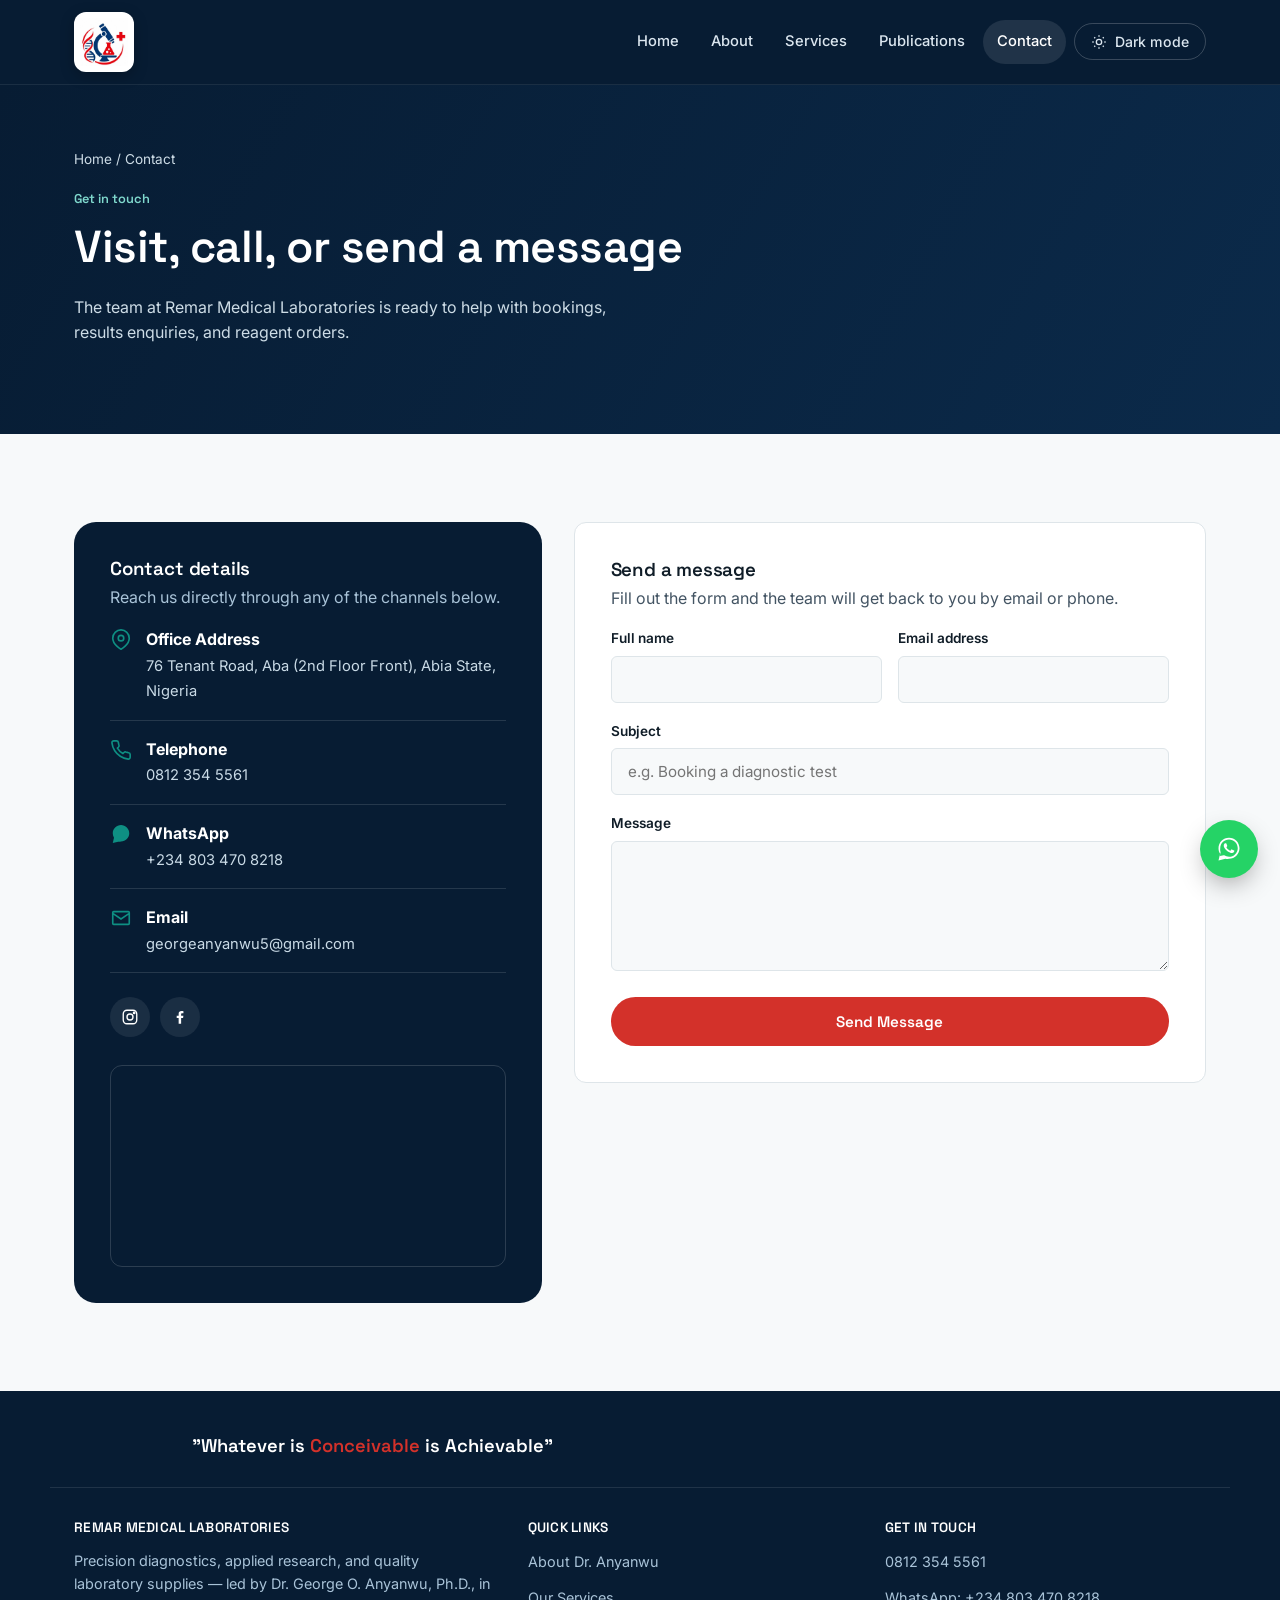
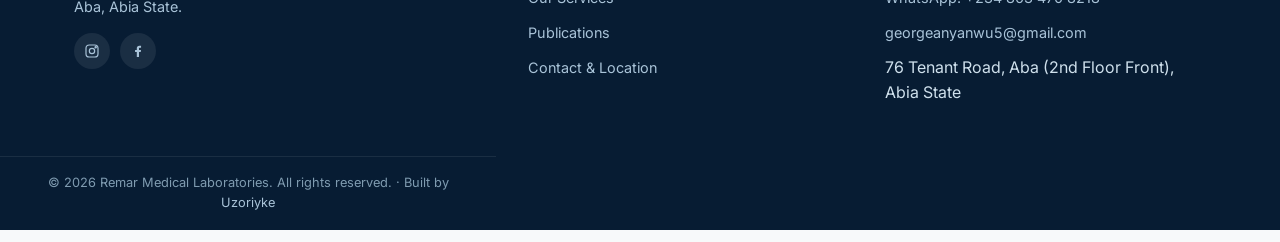
<file: contact.html>
<!DOCTYPE html>
<html lang="en">
<head>
<meta charset="UTF-8">
<meta name="viewport" content="width=device-width, initial-scale=1.0">
<title>Contact Us | Remar Medical Laboratories</title>
<meta name="description" content="Contact Remar Medical Laboratories in Aba, Abia State — call, WhatsApp, email, or visit the office at 76 Tenant Road.">
<link rel="icon" href="images/logo-icon.jpg">
<link rel="stylesheet" href="css/styles.css">
<style>
  .form-field{margin-bottom:18px;}
  .form-field label{display:block;font-size:.85rem;font-weight:600;margin-bottom:6px;color:var(--ink);}
  .form-field input,.form-field textarea{
    width:100%;padding:13px 16px;border-radius:var(--radius-s);border:1px solid var(--border);
    background:var(--bg);color:var(--ink);font-family:var(--font-body);font-size:.95rem;
  }
  .form-field textarea{resize:vertical;min-height:130px;}
  .contact-row{display:flex;gap:14px;align-items:flex-start;padding:16px 0;border-bottom:1px solid rgba(255,255,255,.12);}
  .contact-row:last-child{border-bottom:none;}
  .contact-row .icon{width:22px;height:22px;flex-shrink:0;color:var(--teal);margin-top:2px;}
</style>
</head>
<body>

<header class="site-header">
  <div class="nav">
    <a href="index.html" class="brand" aria-label="Remar Medical Laboratories — home">
      <span class="brand-mark"><img src="images/logo-icon.jpg" alt="Remar Medical Laboratories"></span>
    </a>
    <nav class="nav-links" aria-label="Primary">
      <a href="index.html">Home</a>
      <a href="about.html">About</a>
      <a href="services.html">Services</a>
      <a href="publications.html">Publications</a>
      <a href="contact.html">Contact</a>
      <button class="theme-toggle" aria-label="Toggle dark mode">
        <svg class="icon-sun" viewBox="0 0 24 24" fill="none" stroke="currentColor" stroke-width="2"><circle cx="12" cy="12" r="4"/><path d="M12 2v2M12 20v2M4.9 4.9l1.4 1.4M17.7 17.7l1.4 1.4M2 12h2M20 12h2M4.9 19.1l1.4-1.4M17.7 6.3l1.4-1.4"/></svg>
        <svg class="icon-moon" viewBox="0 0 24 24" fill="currentColor"><path d="M21 12.8A9 9 0 1111.2 3a7 7 0 009.8 9.8z"/></svg>
        <span class="toggle-label"></span>
      </button>
    </nav>
    <button class="nav-toggle" aria-label="Toggle menu" aria-expanded="false">
      <svg viewBox="0 0 24 24" fill="none" stroke="currentColor" stroke-width="2" style="width:24px;height:24px;"><path d="M4 6h16M4 12h16M4 18h16"/></svg>
    </button>
  </div>
</header>

<main>

  <section class="page-hero">
    <div class="wrap">
      <p class="breadcrumb"><a href="index.html">Home</a> / Contact</p>
      <p class="eyebrow">Get in touch</p>
      <h1>Visit, call, or send a message</h1>
      <p>The team at Remar Medical Laboratories is ready to help with bookings, results enquiries, and reagent orders.</p>
    </div>
  </section>

  <section class="section">
    <div class="wrap stack-2">

      <!-- CONTACT DETAILS -->
      <div style="background:var(--navy-deep);border-radius:var(--radius-l);padding:36px;color:#fff;">
        <h3 style="color:#fff;margin-bottom:6px;">Contact details</h3>
        <p style="color:#a9c3d8;margin-bottom:0;">Reach us directly through any of the channels below.</p>

        <div class="contact-row">
          <svg class="icon" viewBox="0 0 24 24" fill="none" stroke="currentColor" stroke-width="1.8"><path d="M21 10c0 7-9 12-9 12s-9-5-9-12a9 9 0 1118 0z"/><circle cx="12" cy="10" r="3"/></svg>
          <div>
            <strong style="display:block;color:#fff;">Office Address</strong>
            <span style="color:#c9dae6;font-size:.92rem;">76 Tenant Road, Aba (2nd Floor Front), Abia State, Nigeria</span>
          </div>
        </div>

        <div class="contact-row">
          <svg class="icon" viewBox="0 0 24 24" fill="none" stroke="currentColor" stroke-width="1.8"><path d="M22 16.92v3a2 2 0 01-2.18 2 19.79 19.79 0 01-8.63-3.07 19.5 19.5 0 01-6-6 19.79 19.79 0 01-3.07-8.67A2 2 0 014.11 2h3a2 2 0 012 1.72c.13.99.36 1.96.68 2.9a2 2 0 01-.45 2.11L8.09 9.91a16 16 0 006 6l1.18-1.18a2 2 0 012.11-.45c.94.32 1.91.55 2.9.68A2 2 0 0122 16.92z"/></svg>
          <div>
            <strong style="display:block;color:#fff;">Telephone</strong>
            <a href="tel:+2348123545561" style="color:#c9dae6;font-size:.92rem;">0812 354 5561</a>
          </div>
        </div>

        <div class="contact-row">
          <svg class="icon" viewBox="0 0 32 32" fill="currentColor"><path d="M16.02 3C9.4 3 4 8.36 4 15c0 2.32.66 4.48 1.8 6.32L4 29l7.86-1.76A11.9 11.9 0 0016 27c6.62 0 12-5.36 12-12S22.64 3 16.02 3z"/></svg>
          <div>
            <strong style="display:block;color:#fff;">WhatsApp</strong>
            <a href="https://wa.me/2348034708218" target="_blank" rel="noopener" style="color:#c9dae6;font-size:.92rem;">+234 803 470 8218</a>
          </div>
        </div>

        <div class="contact-row">
          <svg class="icon" viewBox="0 0 24 24" fill="none" stroke="currentColor" stroke-width="1.8"><path d="M4 4h16v16H4z" opacity="0"/><path d="M3 7l9 6 9-6M4 5h16a1 1 0 011 1v12a1 1 0 01-1 1H4a1 1 0 01-1-1V6a1 1 0 011-1z"/></svg>
          <div>
            <strong style="display:block;color:#fff;">Email</strong>
            <a href="mailto:georgeanyanwu5@gmail.com" style="color:#c9dae6;font-size:.92rem;">georgeanyanwu5@gmail.com</a>
          </div>
        </div>

        <div style="display:flex;gap:10px;margin-top:24px;">
          <a href="https://www.instagram.com/george.anyanwu.336" target="_blank" rel="noopener" aria-label="Instagram" style="width:40px;height:40px;border-radius:50%;background:rgba(255,255,255,.08);display:flex;align-items:center;justify-content:center;">
            <svg viewBox="0 0 24 24" fill="none" stroke="#fff" stroke-width="1.8" style="width:18px;height:18px;"><rect x="3" y="3" width="18" height="18" rx="5"/><circle cx="12" cy="12" r="4"/><circle cx="17.5" cy="6.5" r="1"/></svg>
          </a>
          <a href="https://www.facebook.com/share/1DcsQZ3HJG/" target="_blank" rel="noopener" aria-label="Facebook" style="width:40px;height:40px;border-radius:50%;background:rgba(255,255,255,.08);display:flex;align-items:center;justify-content:center;">
            <svg viewBox="0 0 24 24" fill="#fff" style="width:18px;height:18px;"><path d="M13.5 21v-7.6h2.6l.4-3h-3V8.4c0-.87.24-1.46 1.5-1.46h1.6V4.2C15.9 4.1 15 4 13.9 4c-2.2 0-3.7 1.34-3.7 3.8v2.6H7.6v3h2.6V21h3.3z"/></svg>
          </a>
        </div>

        <div style="margin-top:28px;border-radius:var(--radius-m);overflow:hidden;border:1px solid rgba(255,255,255,.15);">
          <iframe
            title="Remar Medical Laboratories location map"
            src="https://www.google.com/maps?q=76+Tenant+Road,+Aba,+Abia+State,+Nigeria&output=embed"
            width="100%" height="200" style="border:0;display:block;" loading="lazy"
            referrerpolicy="no-referrer-when-downgrade"></iframe>
        </div>
      </div>

      <!-- CONTACT FORM -->
      <div class="card" style="padding:36px;">
        <h3 style="margin-bottom:6px;">Send a message</h3>
        <p>Fill out the form and the team will get back to you by email or phone.</p>

        <form action="https://formsubmit.co/georgeanyanwu5@gmail.com" method="POST" data-contact-form>
          <input type="hidden" name="_subject" value="New enquiry from Remar Medical Laboratories website">
          <input type="hidden" name="_captcha" value="false">
          <input type="hidden" name="_next" value="contact.html?sent=true">

          <div style="display:grid;grid-template-columns:1fr 1fr;gap:16px;">
            <div class="form-field">
              <label for="name">Full name</label>
              <input type="text" id="name" name="Name" required>
            </div>
            <div class="form-field">
              <label for="email">Email address</label>
              <input type="email" id="email" name="Email" required>
            </div>
          </div>

          <div class="form-field">
            <label for="subject">Subject</label>
            <input type="text" id="subject" name="Subject" placeholder="e.g. Booking a diagnostic test" required>
          </div>

          <div class="form-field">
            <label for="message">Message</label>
            <textarea id="message" name="Message" required></textarea>
          </div>

          <button type="submit" class="btn btn-primary" style="width:100%;justify-content:center;">Send Message</button>
        </form>

        <script>
          if (new URLSearchParams(window.location.search).get('sent') === 'true') {
            document.write('<p style="background:#e6f7f2;color:#0a6e65;padding:14px 18px;border-radius:8px;margin-top:16px;font-size:.9rem;">Thank you — your message has been sent. We will get back to you shortly.</p>');
          }
        </script>
      </div>

    </div>
  </section>

</main>

<footer class="site-footer">
  <p class="footer-motto">"Whatever is <span>Conceivable</span> is Achievable"</p>
  <div class="footer-grid">
    <div>
      <h4>REMAR MEDICAL LABORATORIES</h4>
      <p>Precision diagnostics, applied research, and quality laboratory supplies — led by Dr. George O. Anyanwu, Ph.D., in Aba, Abia State.</p>
      <div class="footer-social">
        <a href="https://www.instagram.com/george.anyanwu.336" target="_blank" rel="noopener" aria-label="Instagram">
          <svg viewBox="0 0 24 24" fill="none" stroke="currentColor" stroke-width="1.8"><rect x="3" y="3" width="18" height="18" rx="5"/><circle cx="12" cy="12" r="4"/><circle cx="17.5" cy="6.5" r="1"/></svg>
        </a>
        <a href="https://www.facebook.com/share/1DcsQZ3HJG/" target="_blank" rel="noopener" aria-label="Facebook">
          <svg viewBox="0 0 24 24" fill="currentColor"><path d="M13.5 21v-7.6h2.6l.4-3h-3V8.4c0-.87.24-1.46 1.5-1.46h1.6V4.2C15.9 4.1 15 4 13.9 4c-2.2 0-3.7 1.34-3.7 3.8v2.6H7.6v3h2.6V21h3.3z"/></svg>
        </a>
      </div>
    </div>
    <div>
      <h4>QUICK LINKS</h4>
      <ul>
        <li><a href="about.html">About Dr. Anyanwu</a></li>
        <li><a href="services.html">Our Services</a></li>
        <li><a href="publications.html">Publications</a></li>
        <li><a href="contact.html">Contact &amp; Location</a></li>
      </ul>
    </div>
    <div>
      <h4>GET IN TOUCH</h4>
      <ul>
        <li><a href="tel:+2348123545561">0812 354 5561</a></li>
        <li><a href="https://wa.me/2348034708218" target="_blank" rel="noopener">WhatsApp: +234 803 470 8218</a></li>
        <li><a href="mailto:georgeanyanwu5@gmail.com">georgeanyanwu5@gmail.com</a></li>
        <li>76 Tenant Road, Aba (2nd Floor Front), Abia State</li>
      </ul>
    </div>
  </div>
  <p class="footer-bottom">© <span data-current-year></span> Remar Medical Laboratories. All rights reserved. · Built by <a href="https://github.com/Uzoriyke" target="_blank" rel="noopener" style="color:#a9c3d8;">Uzoriyke</a></p>
</footer>

<a class="wa-float" href="https://wa.me/2348034708218" target="_blank" rel="noopener" aria-label="Chat on WhatsApp">
  <svg viewBox="0 0 32 32"><path d="M16.02 3C9.4 3 4 8.36 4 15c0 2.32.66 4.48 1.8 6.32L4 29l7.86-1.76A11.9 11.9 0 0016 27c6.62 0 12-5.36 12-12S22.64 3 16.02 3zm0 21.8c-2.02 0-3.9-.56-5.5-1.54l-.4-.24-4.66 1.04 1.06-4.54-.26-.42A9.7 9.7 0 016 15c0-5.5 4.5-9.98 10.02-9.98 5.5 0 9.98 4.48 9.98 9.98s-4.48 9.8-9.98 9.8zm5.46-7.36c-.3-.15-1.76-.87-2.03-.97-.27-.1-.47-.15-.67.15-.2.3-.77.97-.94 1.17-.17.2-.35.22-.65.07-.3-.15-1.26-.46-2.4-1.47-.89-.79-1.49-1.77-1.66-2.07-.17-.3-.02-.46.13-.61.14-.14.3-.35.45-.52.15-.17.2-.3.3-.5.1-.2.05-.37-.02-.52-.07-.15-.67-1.62-.92-2.22-.24-.58-.49-.5-.67-.51h-.57c-.2 0-.52.07-.79.37-.27.3-1.04 1.02-1.04 2.48 0 1.46 1.07 2.87 1.22 3.07.15.2 2.1 3.2 5.08 4.49.71.31 1.26.49 1.69.63.71.23 1.36.2 1.87.12.57-.09 1.76-.72 2-1.42.25-.7.25-1.3.17-1.42-.07-.13-.27-.2-.57-.35z"/></svg>
</a>

<script src="js/main.js"></script>
</body>
</html>
</file>
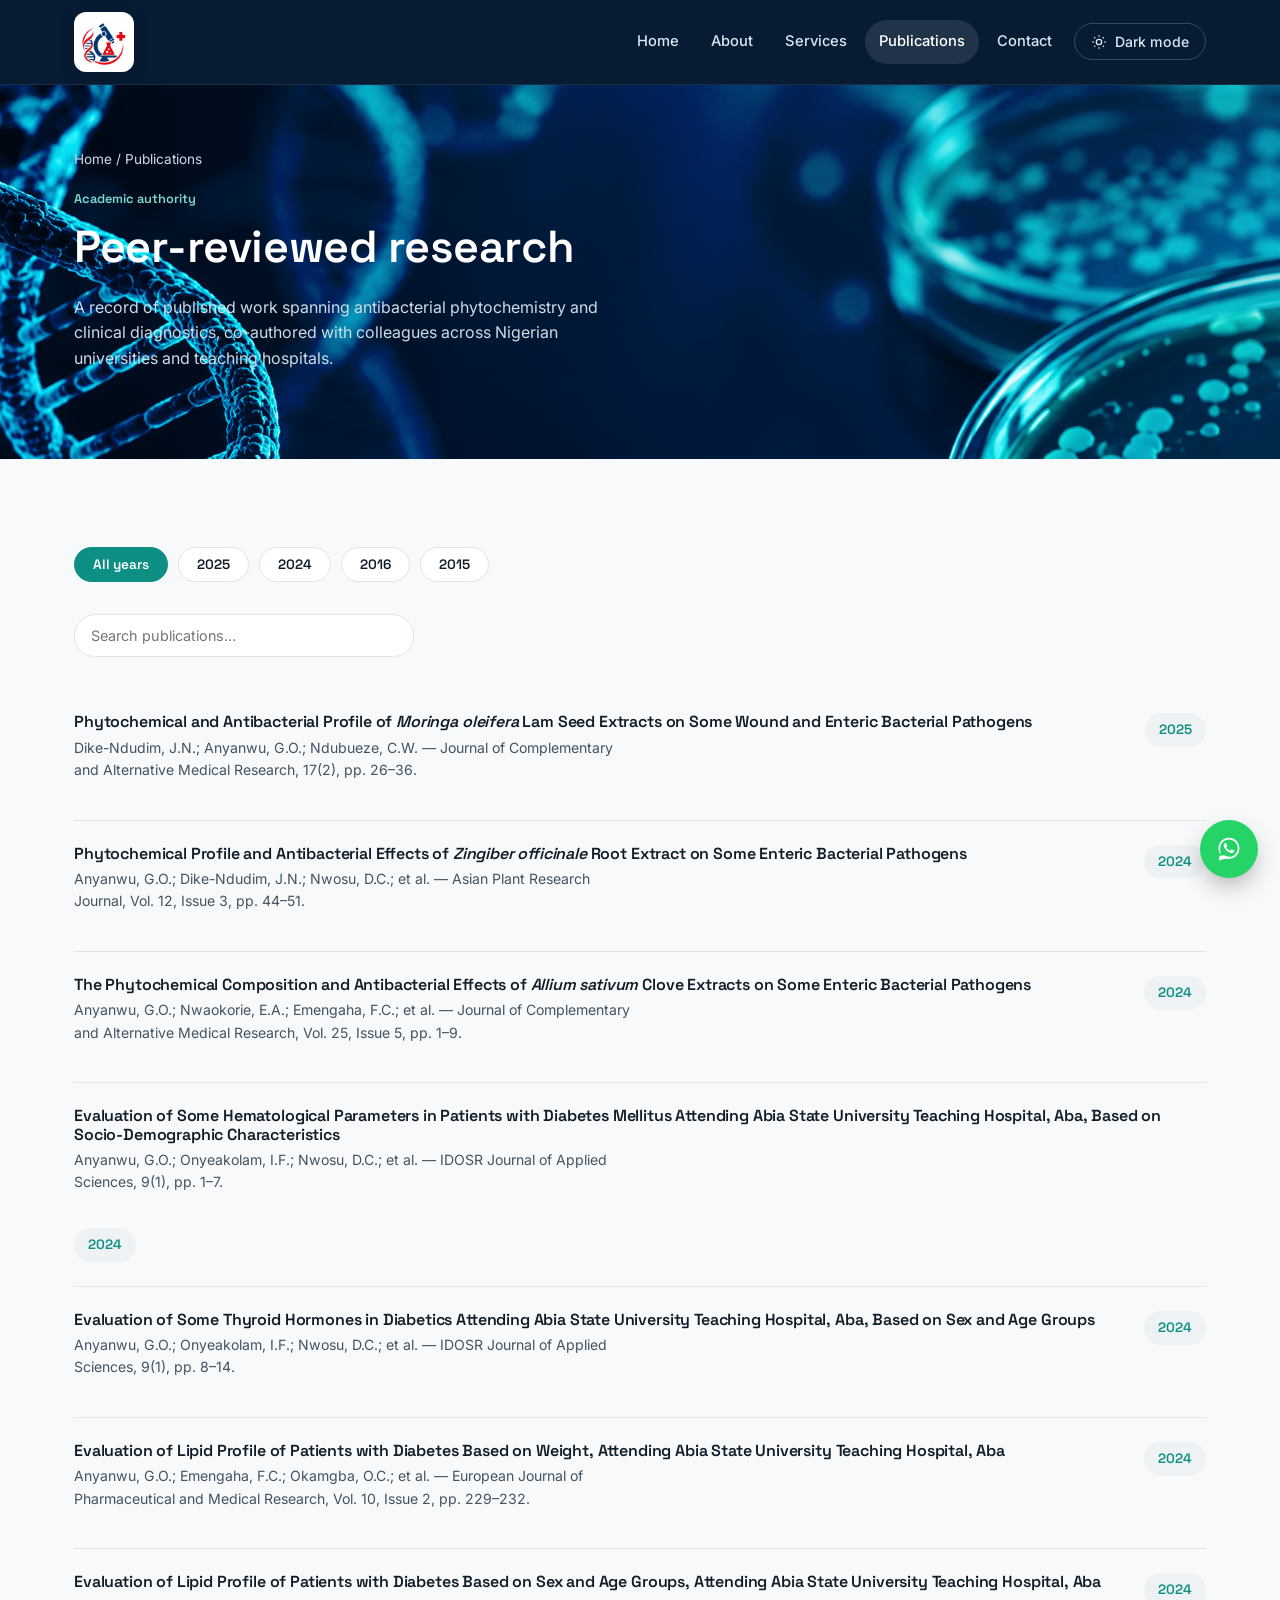
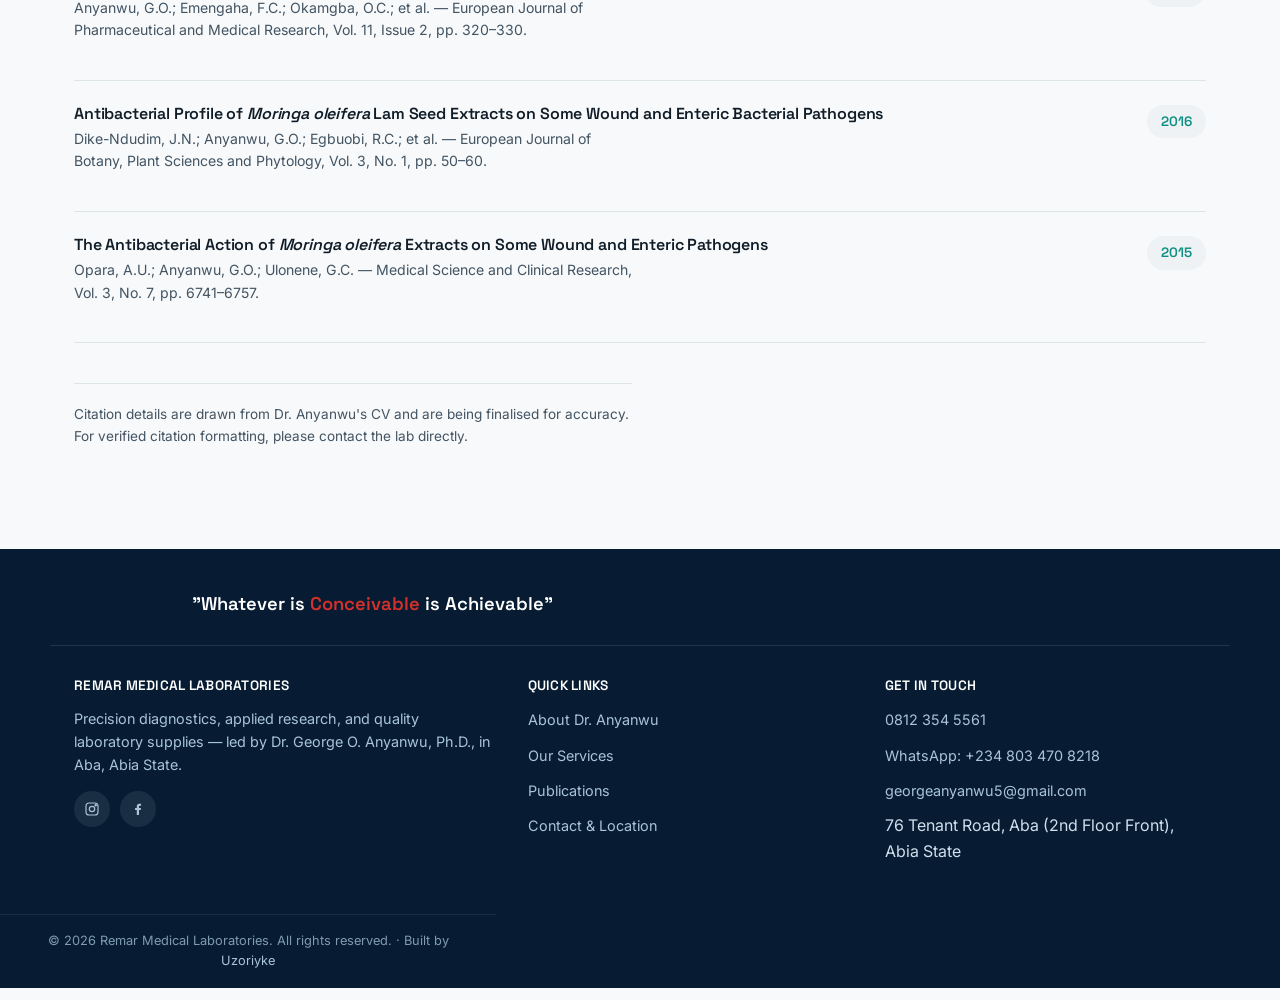
<file: publications.html>
<!DOCTYPE html>
<html lang="en">
<head>
<meta charset="UTF-8">
<meta name="viewport" content="width=device-width, initial-scale=1.0">
<title>Publications | Dr. George O. Anyanwu — Remar Medical Laboratories</title>
<meta name="description" content="Peer-reviewed research publications by Dr. George O. Anyanwu, Ph.D., covering antibacterial phytochemistry and clinical diagnostics.">
<link rel="icon" href="images/logo-icon.jpg">
<link rel="stylesheet" href="css/styles.css">
<style>
  .pub-item{
    display:flex;gap:20px;justify-content:space-between;align-items:flex-start;
    padding:24px 0;border-bottom:1px solid var(--border);flex-wrap:wrap;
  }
  .pub-item h4{margin-bottom:.3em;}
  .pub-item .journal{font-size:.88rem;color:var(--ink-soft);}
  .pub-year-badge{
    flex-shrink:0;font-family:var(--font-head);font-weight:600;color:var(--teal);
    background:var(--surface-alt);border-radius:999px;padding:6px 14px;font-size:.85rem;
  }
  .filter-bar{display:flex;gap:10px;flex-wrap:wrap;margin-bottom:32px;}
  .filter-chip{
    padding:8px 18px;border-radius:999px;border:1px solid var(--border);background:var(--surface);
    font-family:var(--font-head);font-size:.85rem;font-weight:600;cursor:pointer;color:var(--ink);
  }
  .filter-chip.is-active{background:var(--teal);border-color:var(--teal);color:#fff;}
  .pub-search{
    width:100%;max-width:340px;padding:12px 16px;border-radius:999px;border:1px solid var(--border);
    background:var(--surface);color:var(--ink);font-family:var(--font-body);font-size:.9rem;margin-bottom:32px;
  }
</style>
</head>
<body>

<header class="site-header">
  <div class="nav">
    <a href="index.html" class="brand" aria-label="Remar Medical Laboratories — home">
      <span class="brand-mark"><img src="images/logo-icon.jpg" alt="Remar Medical Laboratories"></span>
    </a>
    <nav class="nav-links" aria-label="Primary">
      <a href="index.html">Home</a>
      <a href="about.html">About</a>
      <a href="services.html">Services</a>
      <a href="publications.html">Publications</a>
      <a href="contact.html">Contact</a>
      <button class="theme-toggle" aria-label="Toggle dark mode">
        <svg class="icon-sun" viewBox="0 0 24 24" fill="none" stroke="currentColor" stroke-width="2"><circle cx="12" cy="12" r="4"/><path d="M12 2v2M12 20v2M4.9 4.9l1.4 1.4M17.7 17.7l1.4 1.4M2 12h2M20 12h2M4.9 19.1l1.4-1.4M17.7 6.3l1.4-1.4"/></svg>
        <svg class="icon-moon" viewBox="0 0 24 24" fill="currentColor"><path d="M21 12.8A9 9 0 1111.2 3a7 7 0 009.8 9.8z"/></svg>
        <span class="toggle-label"></span>
      </button>
    </nav>
    <button class="nav-toggle" aria-label="Toggle menu" aria-expanded="false">
      <svg viewBox="0 0 24 24" fill="none" stroke="currentColor" stroke-width="2" style="width:24px;height:24px;"><path d="M4 6h16M4 12h16M4 18h16"/></svg>
    </button>
  </div>
</header>

<main>

  <section class="page-hero" style="background:linear-gradient(120deg,var(--navy-deep),var(--navy)), url('images/publications-bg.png');background-size:cover;background-blend-mode:overlay;">
    <div class="wrap">
      <p class="breadcrumb"><a href="index.html">Home</a> / Publications</p>
      <p class="eyebrow">Academic authority</p>
      <h1>Peer-reviewed research</h1>
      <p>A record of published work spanning antibacterial phytochemistry and clinical diagnostics, co-authored with colleagues across Nigerian universities and teaching hospitals.</p>
    </div>
  </section>

  <section class="section">
    <div class="wrap">

      <div class="filter-bar" role="group" aria-label="Filter by year">
        <button class="filter-chip is-active" data-year-filter="all">All years</button>
        <button class="filter-chip" data-year-filter="2025">2025</button>
        <button class="filter-chip" data-year-filter="2024">2024</button>
        <button class="filter-chip" data-year-filter="2016">2016</button>
        <button class="filter-chip" data-year-filter="2015">2015</button>
      </div>

      <input type="search" class="pub-search" data-pub-search placeholder="Search publications…" aria-label="Search publications">

      <div data-pub-list>

        <div class="pub-item" data-year="2025">
          <div>
            <h4>Phytochemical and Antibacterial Profile of <em>Moringa oleifera</em> Lam Seed Extracts on Some Wound and Enteric Bacterial Pathogens</h4>
            <p class="journal">Dike-Ndudim, J.N.; Anyanwu, G.O.; Ndubueze, C.W. — Journal of Complementary and Alternative Medical Research, 17(2), pp. 26–36.</p>
          </div>
          <span class="pub-year-badge">2025</span>
        </div>

        <div class="pub-item" data-year="2024">
          <div>
            <h4>Phytochemical Profile and Antibacterial Effects of <em>Zingiber officinale</em> Root Extract on Some Enteric Bacterial Pathogens</h4>
            <p class="journal">Anyanwu, G.O.; Dike-Ndudim, J.N.; Nwosu, D.C.; et al. — Asian Plant Research Journal, Vol. 12, Issue 3, pp. 44–51.</p>
          </div>
          <span class="pub-year-badge">2024</span>
        </div>

        <div class="pub-item" data-year="2024">
          <div>
            <h4>The Phytochemical Composition and Antibacterial Effects of <em>Allium sativum</em> Clove Extracts on Some Enteric Bacterial Pathogens</h4>
            <p class="journal">Anyanwu, G.O.; Nwaokorie, E.A.; Emengaha, F.C.; et al. — Journal of Complementary and Alternative Medical Research, Vol. 25, Issue 5, pp. 1–9.</p>
          </div>
          <span class="pub-year-badge">2024</span>
        </div>

        <div class="pub-item" data-year="2024">
          <div>
            <h4>Evaluation of Some Hematological Parameters in Patients with Diabetes Mellitus Attending Abia State University Teaching Hospital, Aba, Based on Socio-Demographic Characteristics</h4>
            <p class="journal">Anyanwu, G.O.; Onyeakolam, I.F.; Nwosu, D.C.; et al. — IDOSR Journal of Applied Sciences, 9(1), pp. 1–7.</p>
          </div>
          <span class="pub-year-badge">2024</span>
        </div>

        <div class="pub-item" data-year="2024">
          <div>
            <h4>Evaluation of Some Thyroid Hormones in Diabetics Attending Abia State University Teaching Hospital, Aba, Based on Sex and Age Groups</h4>
            <p class="journal">Anyanwu, G.O.; Onyeakolam, I.F.; Nwosu, D.C.; et al. — IDOSR Journal of Applied Sciences, 9(1), pp. 8–14.</p>
          </div>
          <span class="pub-year-badge">2024</span>
        </div>

        <div class="pub-item" data-year="2024">
          <div>
            <h4>Evaluation of Lipid Profile of Patients with Diabetes Based on Weight, Attending Abia State University Teaching Hospital, Aba</h4>
            <p class="journal">Anyanwu, G.O.; Emengaha, F.C.; Okamgba, O.C.; et al. — European Journal of Pharmaceutical and Medical Research, Vol. 10, Issue 2, pp. 229–232.</p>
          </div>
          <span class="pub-year-badge">2024</span>
        </div>

        <div class="pub-item" data-year="2024">
          <div>
            <h4>Evaluation of Lipid Profile of Patients with Diabetes Based on Sex and Age Groups, Attending Abia State University Teaching Hospital, Aba</h4>
            <p class="journal">Anyanwu, G.O.; Emengaha, F.C.; Okamgba, O.C.; et al. — European Journal of Pharmaceutical and Medical Research, Vol. 11, Issue 2, pp. 320–330.</p>
          </div>
          <span class="pub-year-badge">2024</span>
        </div>

        <div class="pub-item" data-year="2016">
          <div>
            <h4>Antibacterial Profile of <em>Moringa oleifera</em> Lam Seed Extracts on Some Wound and Enteric Bacterial Pathogens</h4>
            <p class="journal">Dike-Ndudim, J.N.; Anyanwu, G.O.; Egbuobi, R.C.; et al. — European Journal of Botany, Plant Sciences and Phytology, Vol. 3, No. 1, pp. 50–60.</p>
          </div>
          <span class="pub-year-badge">2016</span>
        </div>

        <div class="pub-item" data-year="2015">
          <div>
            <h4>The Antibacterial Action of <em>Moringa oleifera</em> Extracts on Some Wound and Enteric Pathogens</h4>
            <p class="journal">Opara, A.U.; Anyanwu, G.O.; Ulonene, G.C. — Medical Science and Clinical Research, Vol. 3, No. 7, pp. 6741–6757.</p>
          </div>
          <span class="pub-year-badge">2015</span>
        </div>

      </div>

      <p data-pub-empty style="display:none;text-align:center;padding:40px 0;color:var(--ink-soft);">No publications match your search.</p>

      <p style="margin-top:40px;font-size:.85rem;color:var(--ink-soft);border-top:1px solid var(--border);padding-top:20px;">
        Citation details are drawn from Dr. Anyanwu's CV and are being finalised for accuracy. For verified citation formatting, please contact the lab directly.
      </p>
    </div>
  </section>

</main>

<footer class="site-footer">
  <p class="footer-motto">"Whatever is <span>Conceivable</span> is Achievable"</p>
  <div class="footer-grid">
    <div>
      <h4>REMAR MEDICAL LABORATORIES</h4>
      <p>Precision diagnostics, applied research, and quality laboratory supplies — led by Dr. George O. Anyanwu, Ph.D., in Aba, Abia State.</p>
      <div class="footer-social">
        <a href="https://www.instagram.com/george.anyanwu.336" target="_blank" rel="noopener" aria-label="Instagram">
          <svg viewBox="0 0 24 24" fill="none" stroke="currentColor" stroke-width="1.8"><rect x="3" y="3" width="18" height="18" rx="5"/><circle cx="12" cy="12" r="4"/><circle cx="17.5" cy="6.5" r="1"/></svg>
        </a>
        <a href="https://www.facebook.com/share/1DcsQZ3HJG/" target="_blank" rel="noopener" aria-label="Facebook">
          <svg viewBox="0 0 24 24" fill="currentColor"><path d="M13.5 21v-7.6h2.6l.4-3h-3V8.4c0-.87.24-1.46 1.5-1.46h1.6V4.2C15.9 4.1 15 4 13.9 4c-2.2 0-3.7 1.34-3.7 3.8v2.6H7.6v3h2.6V21h3.3z"/></svg>
        </a>
      </div>
    </div>
    <div>
      <h4>QUICK LINKS</h4>
      <ul>
        <li><a href="about.html">About Dr. Anyanwu</a></li>
        <li><a href="services.html">Our Services</a></li>
        <li><a href="publications.html">Publications</a></li>
        <li><a href="contact.html">Contact &amp; Location</a></li>
      </ul>
    </div>
    <div>
      <h4>GET IN TOUCH</h4>
      <ul>
        <li><a href="tel:+2348123545561">0812 354 5561</a></li>
        <li><a href="https://wa.me/2348034708218" target="_blank" rel="noopener">WhatsApp: +234 803 470 8218</a></li>
        <li><a href="mailto:georgeanyanwu5@gmail.com">georgeanyanwu5@gmail.com</a></li>
        <li>76 Tenant Road, Aba (2nd Floor Front), Abia State</li>
      </ul>
    </div>
  </div>
  <p class="footer-bottom">© <span data-current-year></span> Remar Medical Laboratories. All rights reserved. · Built by <a href="https://github.com/Uzoriyke" target="_blank" rel="noopener" style="color:#a9c3d8;">Uzoriyke</a></p>
</footer>

<a class="wa-float" href="https://wa.me/2348034708218" target="_blank" rel="noopener" aria-label="Chat on WhatsApp">
  <svg viewBox="0 0 32 32"><path d="M16.02 3C9.4 3 4 8.36 4 15c0 2.32.66 4.48 1.8 6.32L4 29l7.86-1.76A11.9 11.9 0 0016 27c6.62 0 12-5.36 12-12S22.64 3 16.02 3zm0 21.8c-2.02 0-3.9-.56-5.5-1.54l-.4-.24-4.66 1.04 1.06-4.54-.26-.42A9.7 9.7 0 016 15c0-5.5 4.5-9.98 10.02-9.98 5.5 0 9.98 4.48 9.98 9.98s-4.48 9.8-9.98 9.8zm5.46-7.36c-.3-.15-1.76-.87-2.03-.97-.27-.1-.47-.15-.67.15-.2.3-.77.97-.94 1.17-.17.2-.35.22-.65.07-.3-.15-1.26-.46-2.4-1.47-.89-.79-1.49-1.77-1.66-2.07-.17-.3-.02-.46.13-.61.14-.14.3-.35.45-.52.15-.17.2-.3.3-.5.1-.2.05-.37-.02-.52-.07-.15-.67-1.62-.92-2.22-.24-.58-.49-.5-.67-.51h-.57c-.2 0-.52.07-.79.37-.27.3-1.04 1.02-1.04 2.48 0 1.46 1.07 2.87 1.22 3.07.15.2 2.1 3.2 5.08 4.49.71.31 1.26.49 1.69.63.71.23 1.36.2 1.87.12.57-.09 1.76-.72 2-1.42.25-.7.25-1.3.17-1.42-.07-.13-.27-.2-.57-.35z"/></svg>
</a>

<script src="js/main.js"></script>
</body>
</html>
</file>
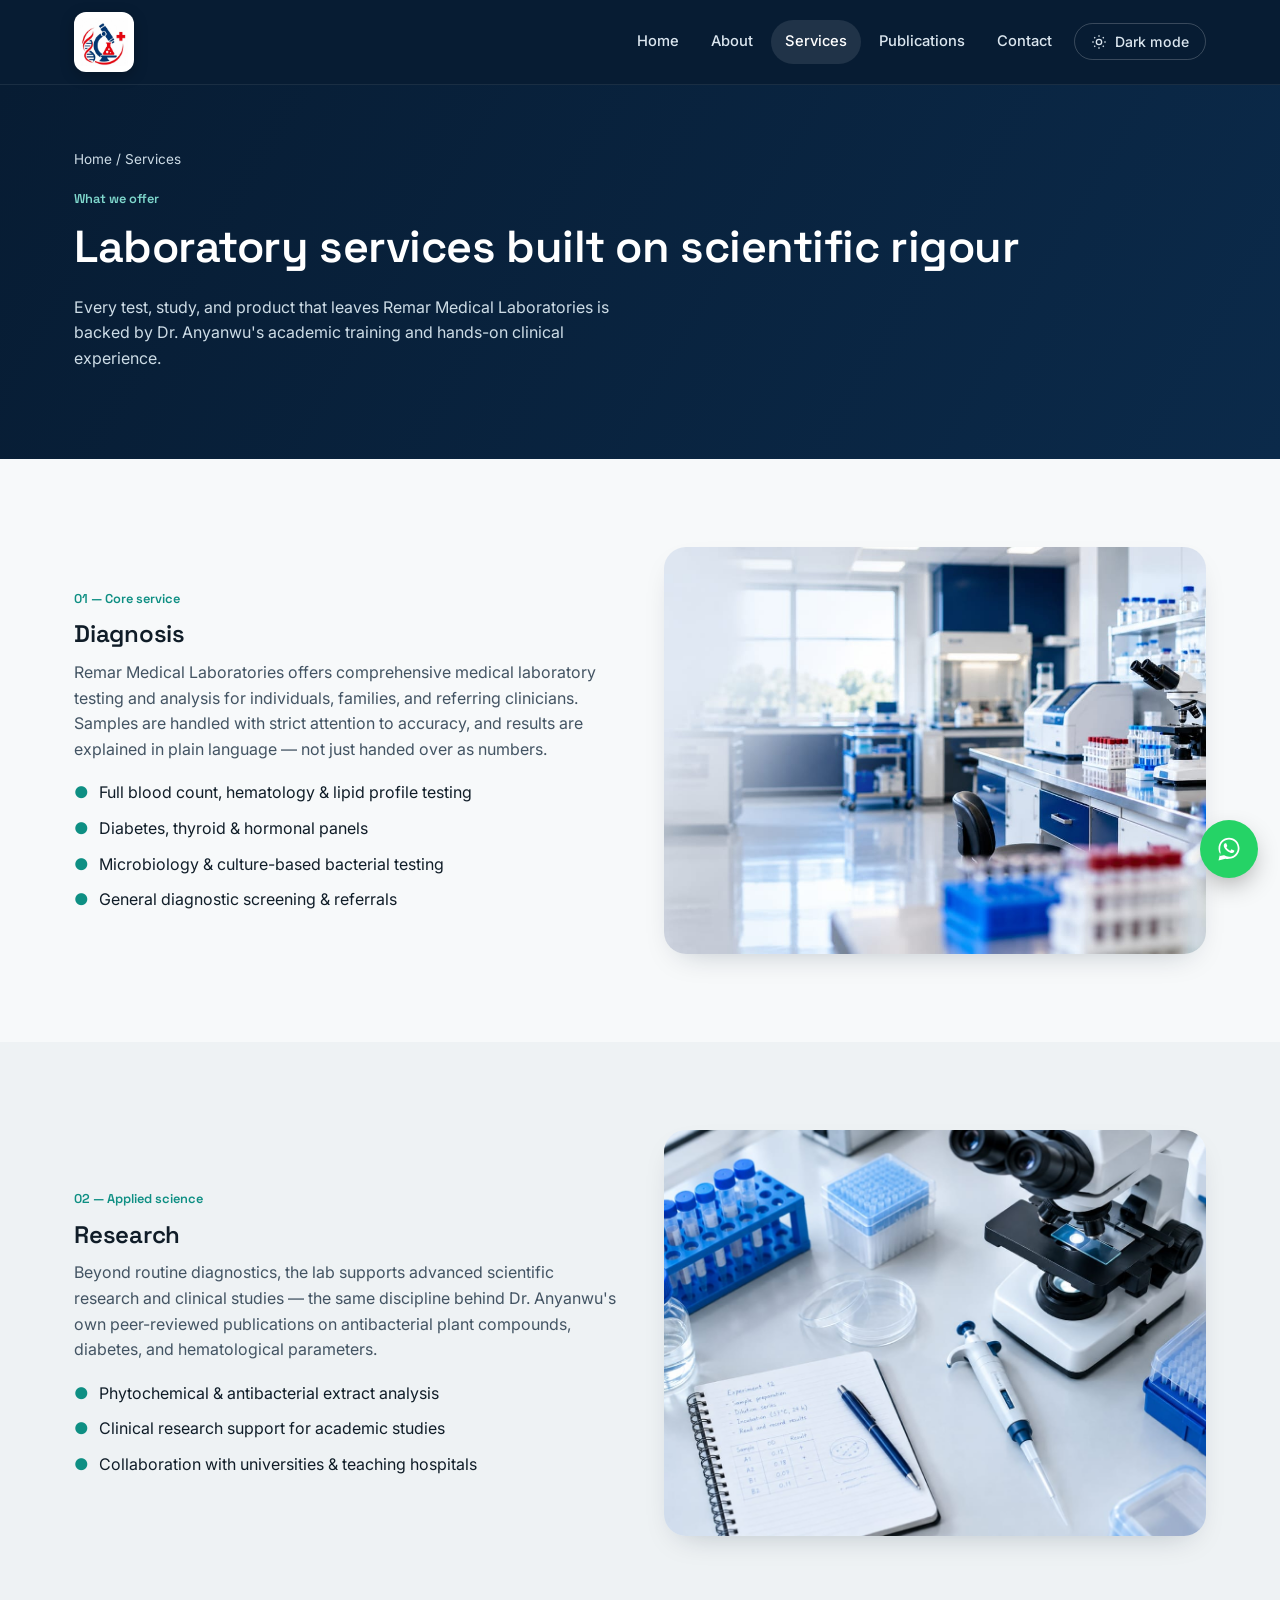
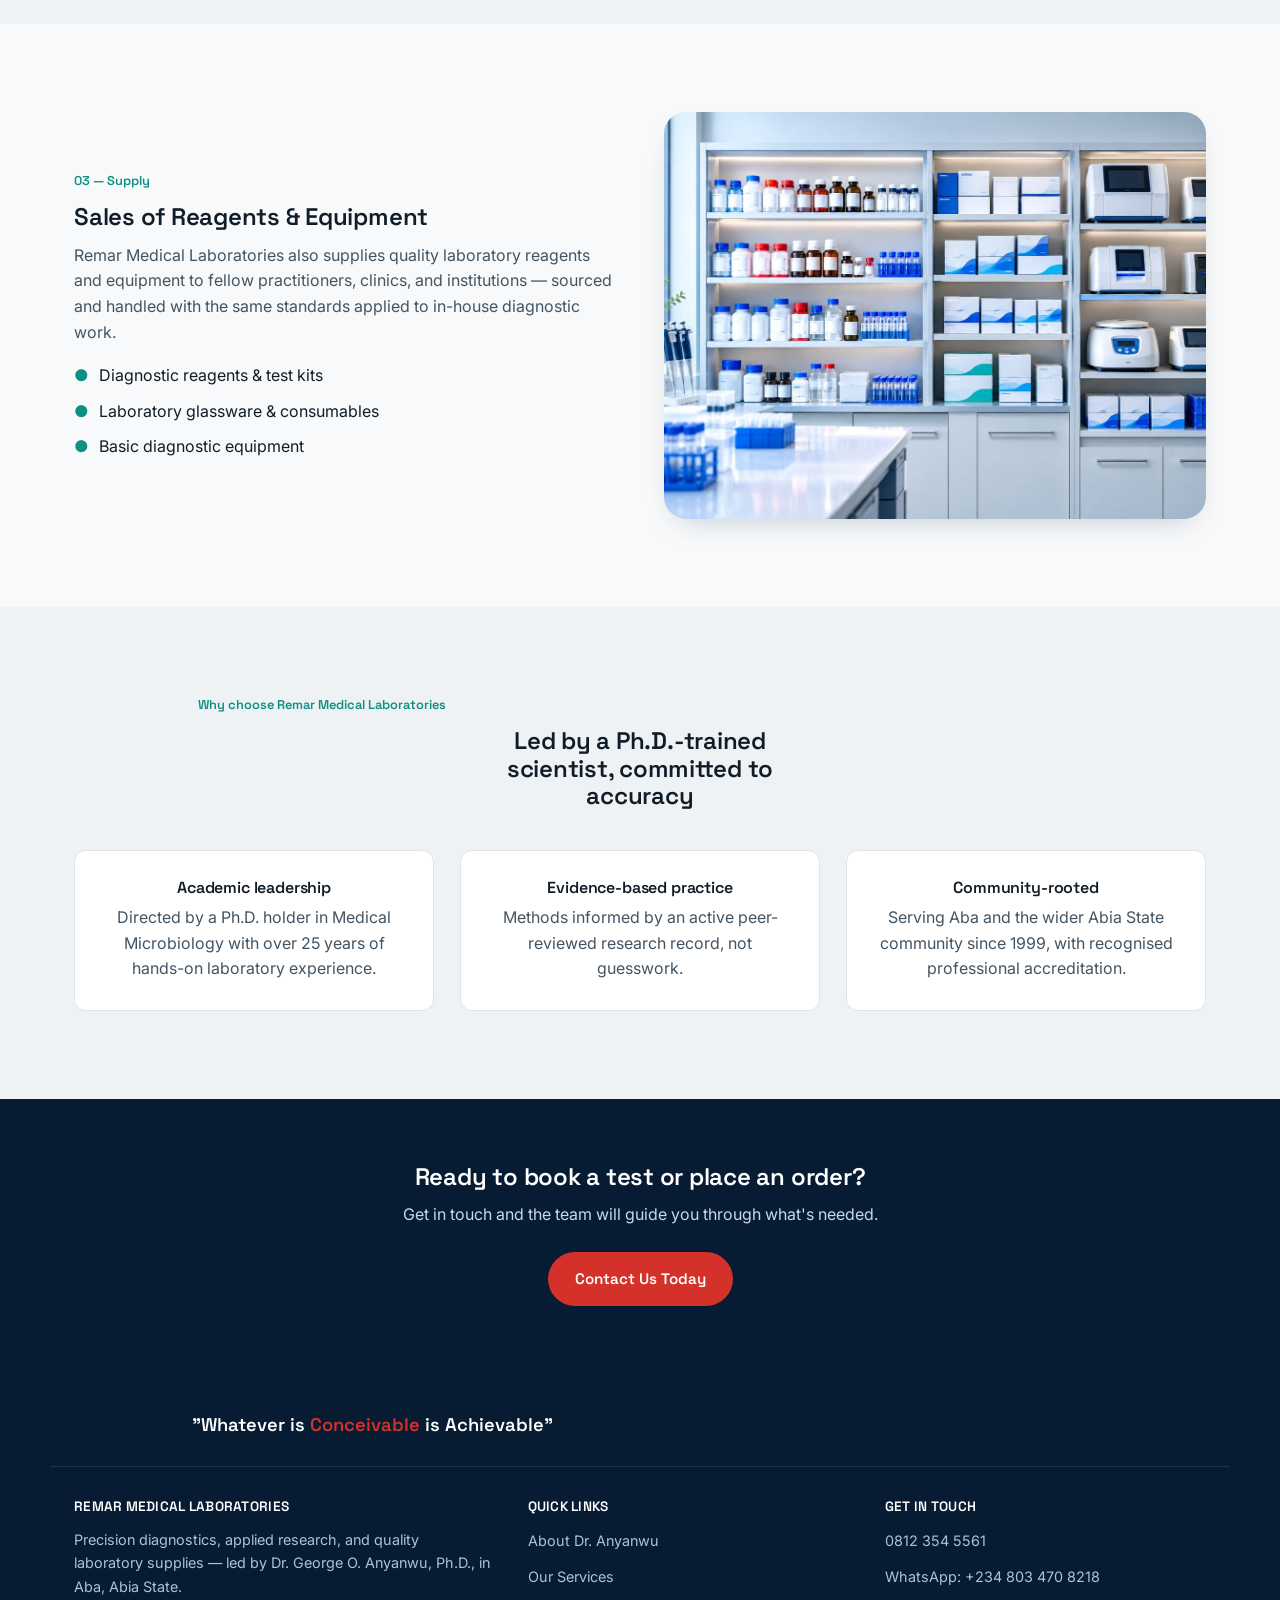
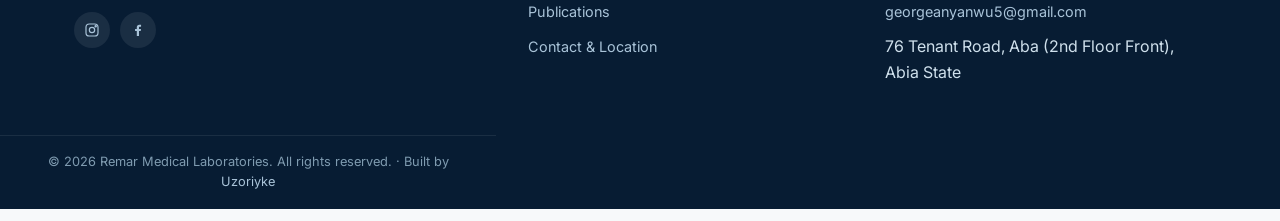
<file: services.html>
<!DOCTYPE html>
<html lang="en">
<head>
<meta charset="UTF-8">
<meta name="viewport" content="width=device-width, initial-scale=1.0">
<title>Our Services | Remar Medical Laboratories</title>
<meta name="description" content="Diagnostic testing, scientific research, and reagent/equipment supply at Remar Medical Laboratories, Aba, Abia State.">
<link rel="icon" href="images/logo-icon.jpg">
<link rel="stylesheet" href="css/styles.css">
</head>
<body>

<header class="site-header">
  <div class="nav">
    <a href="index.html" class="brand" aria-label="Remar Medical Laboratories — home">
      <span class="brand-mark"><img src="images/logo-icon.jpg" alt="Remar Medical Laboratories"></span>
    </a>
    <nav class="nav-links" aria-label="Primary">
      <a href="index.html">Home</a>
      <a href="about.html">About</a>
      <a href="services.html">Services</a>
      <a href="publications.html">Publications</a>
      <a href="contact.html">Contact</a>
      <button class="theme-toggle" aria-label="Toggle dark mode">
        <svg class="icon-sun" viewBox="0 0 24 24" fill="none" stroke="currentColor" stroke-width="2"><circle cx="12" cy="12" r="4"/><path d="M12 2v2M12 20v2M4.9 4.9l1.4 1.4M17.7 17.7l1.4 1.4M2 12h2M20 12h2M4.9 19.1l1.4-1.4M17.7 6.3l1.4-1.4"/></svg>
        <svg class="icon-moon" viewBox="0 0 24 24" fill="currentColor"><path d="M21 12.8A9 9 0 1111.2 3a7 7 0 009.8 9.8z"/></svg>
        <span class="toggle-label"></span>
      </button>
    </nav>
    <button class="nav-toggle" aria-label="Toggle menu" aria-expanded="false">
      <svg viewBox="0 0 24 24" fill="none" stroke="currentColor" stroke-width="2" style="width:24px;height:24px;"><path d="M4 6h16M4 12h16M4 18h16"/></svg>
    </button>
  </div>
</header>

<main>

  <section class="page-hero">
    <div class="wrap">
      <p class="breadcrumb"><a href="index.html">Home</a> / Services</p>
      <p class="eyebrow">What we offer</p>
      <h1>Laboratory services built on scientific rigour</h1>
      <p>Every test, study, and product that leaves Remar Medical Laboratories is backed by Dr. Anyanwu's academic training and hands-on clinical experience.</p>
    </div>
  </section>

  <!-- DIAGNOSIS -->
  <section id="diagnosis" class="section">
    <div class="wrap grid-2">
      <div>
        <p class="eyebrow">01 — Core service</p>
        <h2>Diagnosis</h2>
        <p>Remar Medical Laboratories offers comprehensive medical laboratory testing and analysis for individuals, families, and referring clinicians. Samples are handled with strict attention to accuracy, and results are explained in plain language — not just handed over as numbers.</p>
        <ul style="display:flex;flex-direction:column;gap:10px;margin-top:18px;">
          <li style="display:flex;gap:10px;align-items:flex-start;"><span style="color:var(--teal);">●</span> Full blood count, hematology &amp; lipid profile testing</li>
          <li style="display:flex;gap:10px;align-items:flex-start;"><span style="color:var(--teal);">●</span> Diabetes, thyroid &amp; hormonal panels</li>
          <li style="display:flex;gap:10px;align-items:flex-start;"><span style="color:var(--teal);">●</span> Microbiology &amp; culture-based bacterial testing</li>
          <li style="display:flex;gap:10px;align-items:flex-start;"><span style="color:var(--teal);">●</span> General diagnostic screening &amp; referrals</li>
        </ul>
      </div>
      <img src="images/service-diagnosis.jpg" alt="Laboratory scientist holding a diagnostic blood sample" style="border-radius:var(--radius-l);width:100%;object-fit:cover;aspect-ratio:4/3;box-shadow:var(--shadow);">
    </div>
  </section>

  <!-- RESEARCH -->
  <section id="research" class="section section--alt">
    <div class="wrap grid-2">
      <img src="images/service-research.jpg" alt="Research notebook and microscope on a laboratory bench" style="border-radius:var(--radius-l);width:100%;object-fit:cover;aspect-ratio:4/3;box-shadow:var(--shadow);order:2;">
      <div style="order:1;">
        <p class="eyebrow">02 — Applied science</p>
        <h2>Research</h2>
        <p>Beyond routine diagnostics, the lab supports advanced scientific research and clinical studies — the same discipline behind Dr. Anyanwu's own peer-reviewed publications on antibacterial plant compounds, diabetes, and hematological parameters.</p>
        <ul style="display:flex;flex-direction:column;gap:10px;margin-top:18px;">
          <li style="display:flex;gap:10px;align-items:flex-start;"><span style="color:var(--teal);">●</span> Phytochemical &amp; antibacterial extract analysis</li>
          <li style="display:flex;gap:10px;align-items:flex-start;"><span style="color:var(--teal);">●</span> Clinical research support for academic studies</li>
          <li style="display:flex;gap:10px;align-items:flex-start;"><span style="color:var(--teal);">●</span> Collaboration with universities &amp; teaching hospitals</li>
        </ul>
      </div>
    </div>
  </section>

  <!-- REAGENTS -->
  <section id="reagents" class="section">
    <div class="wrap grid-2">
      <div>
        <p class="eyebrow">03 — Supply</p>
        <h2>Sales of Reagents &amp; Equipment</h2>
        <p>Remar Medical Laboratories also supplies quality laboratory reagents and equipment to fellow practitioners, clinics, and institutions — sourced and handled with the same standards applied to in-house diagnostic work.</p>
        <ul style="display:flex;flex-direction:column;gap:10px;margin-top:18px;">
          <li style="display:flex;gap:10px;align-items:flex-start;"><span style="color:var(--teal);">●</span> Diagnostic reagents &amp; test kits</li>
          <li style="display:flex;gap:10px;align-items:flex-start;"><span style="color:var(--teal);">●</span> Laboratory glassware &amp; consumables</li>
          <li style="display:flex;gap:10px;align-items:flex-start;"><span style="color:var(--teal);">●</span> Basic diagnostic equipment</li>
        </ul>
      </div>
      <img src="images/service-reagents.jpg" alt="Shelves of laboratory reagents and diagnostic equipment" style="border-radius:var(--radius-l);width:100%;object-fit:cover;aspect-ratio:4/3;box-shadow:var(--shadow);">
    </div>
  </section>

  <!-- WHY CHOOSE US -->
  <section class="section section--alt">
    <div class="wrap" style="text-align:center;">
      <p class="eyebrow">Why choose Remar Medical Laboratories</p>
      <h2 style="max-width:20ch;margin:0 auto 40px;">Led by a Ph.D.-trained scientist, committed to accuracy</h2>
      <div class="grid-3">
        <div class="card">
          <h4>Academic leadership</h4>
          <p style="margin:0;">Directed by a Ph.D. holder in Medical Microbiology with over 25 years of hands-on laboratory experience.</p>
        </div>
        <div class="card">
          <h4>Evidence-based practice</h4>
          <p style="margin:0;">Methods informed by an active peer-reviewed research record, not guesswork.</p>
        </div>
        <div class="card">
          <h4>Community-rooted</h4>
          <p style="margin:0;">Serving Aba and the wider Abia State community since 1999, with recognised professional accreditation.</p>
        </div>
      </div>
    </div>
  </section>

  <section style="background:var(--navy-deep);padding:64px 0;text-align:center;">
    <div class="wrap">
      <h2 style="color:#fff;">Ready to book a test or place an order?</h2>
      <p style="color:#c9dae6;max-width:52ch;margin:0 auto 24px;">Get in touch and the team will guide you through what's needed.</p>
      <a href="contact.html" class="btn btn-primary">Contact Us Today</a>
    </div>
  </section>

</main>

<footer class="site-footer">
  <p class="footer-motto">"Whatever is <span>Conceivable</span> is Achievable"</p>
  <div class="footer-grid">
    <div>
      <h4>REMAR MEDICAL LABORATORIES</h4>
      <p>Precision diagnostics, applied research, and quality laboratory supplies — led by Dr. George O. Anyanwu, Ph.D., in Aba, Abia State.</p>
      <div class="footer-social">
        <a href="https://www.instagram.com/george.anyanwu.336" target="_blank" rel="noopener" aria-label="Instagram">
          <svg viewBox="0 0 24 24" fill="none" stroke="currentColor" stroke-width="1.8"><rect x="3" y="3" width="18" height="18" rx="5"/><circle cx="12" cy="12" r="4"/><circle cx="17.5" cy="6.5" r="1"/></svg>
        </a>
        <a href="https://www.facebook.com/share/1DcsQZ3HJG/" target="_blank" rel="noopener" aria-label="Facebook">
          <svg viewBox="0 0 24 24" fill="currentColor"><path d="M13.5 21v-7.6h2.6l.4-3h-3V8.4c0-.87.24-1.46 1.5-1.46h1.6V4.2C15.9 4.1 15 4 13.9 4c-2.2 0-3.7 1.34-3.7 3.8v2.6H7.6v3h2.6V21h3.3z"/></svg>
        </a>
      </div>
    </div>
    <div>
      <h4>QUICK LINKS</h4>
      <ul>
        <li><a href="about.html">About Dr. Anyanwu</a></li>
        <li><a href="services.html">Our Services</a></li>
        <li><a href="publications.html">Publications</a></li>
        <li><a href="contact.html">Contact &amp; Location</a></li>
      </ul>
    </div>
    <div>
      <h4>GET IN TOUCH</h4>
      <ul>
        <li><a href="tel:+2348123545561">0812 354 5561</a></li>
        <li><a href="https://wa.me/2348034708218" target="_blank" rel="noopener">WhatsApp: +234 803 470 8218</a></li>
        <li><a href="mailto:georgeanyanwu5@gmail.com">georgeanyanwu5@gmail.com</a></li>
        <li>76 Tenant Road, Aba (2nd Floor Front), Abia State</li>
      </ul>
    </div>
  </div>
  <p class="footer-bottom">© <span data-current-year></span> Remar Medical Laboratories. All rights reserved. · Built by <a href="https://github.com/Uzoriyke" target="_blank" rel="noopener" style="color:#a9c3d8;">Uzoriyke</a></p>
</footer>

<a class="wa-float" href="https://wa.me/2348034708218" target="_blank" rel="noopener" aria-label="Chat on WhatsApp">
  <svg viewBox="0 0 32 32"><path d="M16.02 3C9.4 3 4 8.36 4 15c0 2.32.66 4.48 1.8 6.32L4 29l7.86-1.76A11.9 11.9 0 0016 27c6.62 0 12-5.36 12-12S22.64 3 16.02 3zm0 21.8c-2.02 0-3.9-.56-5.5-1.54l-.4-.24-4.66 1.04 1.06-4.54-.26-.42A9.7 9.7 0 016 15c0-5.5 4.5-9.98 10.02-9.98 5.5 0 9.98 4.48 9.98 9.98s-4.48 9.8-9.98 9.8zm5.46-7.36c-.3-.15-1.76-.87-2.03-.97-.27-.1-.47-.15-.67.15-.2.3-.77.97-.94 1.17-.17.2-.35.22-.65.07-.3-.15-1.26-.46-2.4-1.47-.89-.79-1.49-1.77-1.66-2.07-.17-.3-.02-.46.13-.61.14-.14.3-.35.45-.52.15-.17.2-.3.3-.5.1-.2.05-.37-.02-.52-.07-.15-.67-1.62-.92-2.22-.24-.58-.49-.5-.67-.51h-.57c-.2 0-.52.07-.79.37-.27.3-1.04 1.02-1.04 2.48 0 1.46 1.07 2.87 1.22 3.07.15.2 2.1 3.2 5.08 4.49.71.31 1.26.49 1.69.63.71.23 1.36.2 1.87.12.57-.09 1.76-.72 2-1.42.25-.7.25-1.3.17-1.42-.07-.13-.27-.2-.57-.35z"/></svg>
</a>

<script src="js/main.js"></script>
</body>
</html>
</file>
<file: css/styles.css>
/* ============================================================
   REMAR MEDICAL LABORATORIES — Design System
   Fonts: Space Grotesk (headings) / Inter (body)
   ============================================================ */

@import url('https://fonts.googleapis.com/css2?family=Space+Grotesk:wght@500;600;700&family=Inter:wght@400;500;600;700&display=swap');

:root{
  /* ---- Brand palette (light mode) ---- */
  --navy: #0b2a4a;
  --navy-deep: #071c33;
  --navy-soft: #123a63;
  --teal: #0e8f83;
  --teal-deep: #0a6e65;
  --red: #d3312a;
  --red-deep: #ad231d;

  --bg: #f7f9fa;
  --surface: #ffffff;
  --surface-alt: #eef2f4;
  --ink: #101d28;
  --ink-soft: #435463;
  --border: #dee5e9;

  --shadow: 0 12px 32px -16px rgba(7,28,51,0.28);
  --radius-s: 6px;
  --radius-m: 12px;
  --radius-l: 22px;

  --font-head: "Space Grotesk", "Inter", sans-serif;
  --font-body: "Inter", sans-serif;

  --max-w: 1180px;
  color-scheme: light;
}

html[data-theme="dark"]{
  --bg: #071522;
  --surface: #0c2033;
  --surface-alt: #0f2940;
  --ink: #e9eff3;
  --ink-soft: #a9bbc7;
  --border: #1c3850;
  --navy: #123a63;
  --navy-deep: #071c33;
  --navy-soft: #1a4a7d;
  --shadow: 0 12px 36px -14px rgba(0,0,0,0.55);
  color-scheme: dark;
}

*,*::before,*::after{box-sizing:border-box;}
html{scroll-behavior:smooth;overflow-x:hidden;}
body{
  margin:0;
  background:var(--bg);
  color:var(--ink);
  font-family:var(--font-body);
  font-size:16px;
  line-height:1.6;
  -webkit-font-smoothing:antialiased;
  transition:background .25s ease, color .25s ease;
  overflow-x:hidden;
  width:100%;
}
img{max-width:100%;display:block;}
a{color:inherit;text-decoration:none;}
ul{margin:0;padding:0;list-style:none;}
h1,h2,h3,h4{
  font-family:var(--font-head);
  color:var(--ink);
  margin:0 0 .5em;
  line-height:1.15;
  font-weight:600;
  letter-spacing:-0.01em;
}
p{margin:0 0 1em;color:var(--ink-soft);max-width:62ch;}
:focus-visible{outline:3px solid var(--teal);outline-offset:3px;}

@media (prefers-reduced-motion: reduce){
  *{animation-duration:0.001ms !important;animation-iteration-count:1 !important;transition-duration:0.001ms !important;scroll-behavior:auto !important;}
}

.wrap{max-width:var(--max-w);margin:0 auto;padding:0 24px;}
.section{padding:88px 0;}
.section--tight{padding:56px 0;}
.section--alt{background:var(--surface-alt);}

.eyebrow{
  font-family:var(--font-head);
  font-size:.8rem;
  font-weight:600;
  color:var(--teal);
  margin-bottom:.9em;
}

.btn{
  display:inline-flex;
  align-items:center;
  gap:.5em;
  padding:14px 26px;
  border-radius:999px;
  font-family:var(--font-head);
  font-weight:600;
  font-size:.95rem;
  border:1px solid transparent;
  cursor:pointer;
  transition:transform .15s ease, box-shadow .15s ease, background .2s ease, color .2s ease;
}
.btn:hover{transform:translateY(-2px);}
.btn-primary{background:var(--red);color:#fff;}
.btn-primary:hover{background:var(--red-deep);box-shadow:0 10px 24px -10px rgba(211,49,42,.55);}
.btn-outline{border-color:currentColor;color:var(--surface);}
.btn-outline:hover{background:rgba(255,255,255,.12);}
.btn-ghost{background:var(--surface-alt);color:var(--ink);}
.btn-ghost:hover{background:var(--border);}

/* ---------------- Header ---------------- */
.site-header{
  position:sticky;top:0;z-index:100;
  background:var(--navy-deep);
  border-bottom:1px solid rgba(255,255,255,.08);
}
.nav{
  max-width:var(--max-w);margin:0 auto;padding:12px 24px;
  display:flex;align-items:center;justify-content:space-between;gap:20px;
}
.brand{display:flex;align-items:center;gap:12px;}
.brand-mark{
  background:#fff;border-radius:12px;padding:6px;flex-shrink:0;
  display:flex;align-items:center;box-shadow:0 4px 14px rgba(0,0,0,.25);
}
.brand-mark img{height:48px;width:48px;object-fit:contain;display:block;}
.brand-text{line-height:1.2;min-width:0;}
.brand-text strong{
  display:block;font-family:var(--font-head);color:#fff;font-size:1rem;letter-spacing:.01em;
  white-space:nowrap;
}

.nav-links{display:flex;align-items:center;gap:4px;}
.nav-links a{
  color:#dbe6ef;font-size:.92rem;font-weight:500;padding:10px 14px;border-radius:999px;
  transition:background .2s ease,color .2s ease;
}
.nav-links a:hover,.nav-links a.active{background:rgba(255,255,255,.1);color:#fff;}

/* Theme toggle now lives inside the nav-links group (inline on desktop, in the dropdown on mobile) */
.theme-toggle{
  display:flex;align-items:center;gap:8px;
  border:1px solid rgba(255,255,255,.2);background:transparent;color:#dbe6ef;
  border-radius:999px;padding:9px 16px;font-family:var(--font-body);font-size:.88rem;font-weight:500;
  cursor:pointer;transition:background .2s ease;margin-left:4px;
}
.theme-toggle:hover{background:rgba(255,255,255,.12);}
.theme-toggle svg{width:16px;height:16px;flex-shrink:0;}
.icon-moon{display:none;}
html[data-theme="dark"] .icon-sun{display:none;}
html[data-theme="dark"] .icon-moon{display:block;}
.theme-toggle .toggle-label::after{content:"Dark mode";}
html[data-theme="dark"] .theme-toggle .toggle-label::after{content:"Light mode";}

.nav-actions{display:flex;align-items:center;gap:10px;}
.nav-toggle{
  display:none;background:none;border:none;color:#fff;width:40px;height:40px;cursor:pointer;flex-shrink:0;
}

/* ---------------- Footer ---------------- */
.site-footer{background:var(--navy-deep);color:#cfe0ec;margin-top:0;}
.footer-motto{
  text-align:center;padding:40px 24px 8px;
  font-family:var(--font-head);font-size:1.15rem;color:#fff;font-weight:600;
}
.footer-motto span{color:var(--red);}
.footer-grid{
  max-width:var(--max-w);margin:0 auto;padding:32px 24px 40px;
  display:grid;grid-template-columns:1.3fr 1fr 1fr;gap:36px;
  border-top:1px solid rgba(255,255,255,.1);
}
.footer-grid h4{color:#fff;font-size:.85rem;letter-spacing:.02em;margin-bottom:1em;}
.footer-grid p, .footer-grid a{color:#a9c3d8;font-size:.9rem;}
.footer-grid ul li{margin-bottom:.6em;}
.footer-grid a:hover{color:#fff;}
.footer-social{display:flex;gap:10px;margin-top:14px;}
.footer-social a{
  width:36px;height:36px;border-radius:50%;background:rgba(255,255,255,.08);
  display:flex;align-items:center;justify-content:center;transition:background .2s ease;
}
.footer-social a:hover{background:var(--teal);}
.footer-social svg{width:16px;height:16px;}
.footer-bottom{
  text-align:center;padding:16px 24px;font-size:.8rem;color:#7f9bb0;
  border-top:1px solid rgba(255,255,255,.08);
}

/* ---------------- WhatsApp floating button ---------------- */
.wa-float{
  position:fixed;right:22px;bottom:22px;z-index:200;
  width:58px;height:58px;border-radius:50%;
  background:#25D366;display:flex;align-items:center;justify-content:center;
  box-shadow:0 10px 28px -8px rgba(0,0,0,.45);
  transition:transform .15s ease;
}
.wa-float:hover{transform:scale(1.08);}
.wa-float svg{width:28px;height:28px;fill:#fff;}

/* ---------------- Page hero (interior pages) ---------------- */
.page-hero{
  background:linear-gradient(120deg,var(--navy-deep),var(--navy));
  color:#fff;padding:64px 0 72px;
}
.page-hero .eyebrow{color:#7fd8cd;}
.page-hero h1{color:#fff;font-size:clamp(2rem,4vw,2.8rem);}
.page-hero p{color:#cddce6;max-width:56ch;}
.breadcrumb{font-size:.85rem;color:#8fb0c7;margin-bottom:18px;}
.breadcrumb a:hover{color:#fff;}

/* ---------------- Utility grids ---------------- */
.grid-2{display:grid;grid-template-columns:1fr 1fr;gap:48px;align-items:center;}
.grid-3{display:grid;grid-template-columns:repeat(3,1fr);gap:26px;}
.stats-grid{display:grid;grid-template-columns:repeat(4,1fr);gap:24px;text-align:center;}
.stats-grid > div{min-width:0;}

/* ---------------- Hero split (home page) ---------------- */
.hero-split{display:grid;grid-template-columns:1.05fr .95fr;align-items:stretch;min-height:600px;}
.hero-split .hero-text{padding:72px 48px 72px 0;display:flex;flex-direction:column;justify-content:center;gap:0;}
.hero-split .hero-media{position:relative;min-height:100%;overflow:hidden;}
.hero-split .hero-media img{width:100%;height:100%;object-fit:cover;display:block;}
.hero-split .hero-media .hero-fade{position:absolute;inset:0;background:linear-gradient(90deg,var(--navy-deep) 0%,rgba(7,28,51,0) 20%);}

/* ---------------- Two-column stack (contact page etc.) ---------------- */
.stack-2{display:grid;grid-template-columns:.85fr 1.15fr;gap:32px;align-items:start;}

@media (max-width: 900px){
  .hero-split{grid-template-columns:1fr;min-height:auto;}
  .hero-split .hero-text{padding:48px 0 36px;}
  .hero-split .hero-media{height:260px;}
  .hero-split .hero-media .hero-fade{background:linear-gradient(0deg,var(--navy-deep) 0%,rgba(7,28,51,0) 30%);}
  .stack-2{grid-template-columns:1fr;gap:32px;}
  .stats-grid{grid-template-columns:repeat(2,1fr);gap:28px 20px;}
}

/* ---------------- Cards ---------------- */
.card{
  background:var(--surface);border:1px solid var(--border);border-radius:var(--radius-m);
  padding:28px;
}

/* Responsive */
@media (max-width: 900px){
  .grid-2{grid-template-columns:1fr;gap:32px;}
  .grid-3{grid-template-columns:1fr;}
  .footer-grid{grid-template-columns:1fr;gap:26px;}
  .nav-links{
    position:fixed;top:64px;left:0;right:0;bottom:0;
    background:var(--navy-deep);flex-direction:column;align-items:stretch;
    padding:18px;gap:2px;transform:translateY(-8px);opacity:0;pointer-events:none;
    transition:opacity .2s ease, transform .2s ease;
  }
  .nav-links.open{opacity:1;pointer-events:auto;transform:translateY(0);}
  .nav-links a{padding:14px 16px;border-bottom:1px solid rgba(255,255,255,.06);}
  .nav-links .theme-toggle{
    width:100%;justify-content:flex-start;margin:10px 0 0;border-radius:8px;padding:14px 16px;
  }
  .nav-toggle{display:flex;align-items:center;justify-content:center;}
  .section{padding:64px 0;}
}

@media (max-width: 380px){
  .brand-text strong{font-size:.85rem;white-space:normal;line-height:1.15;}
}
</file>
